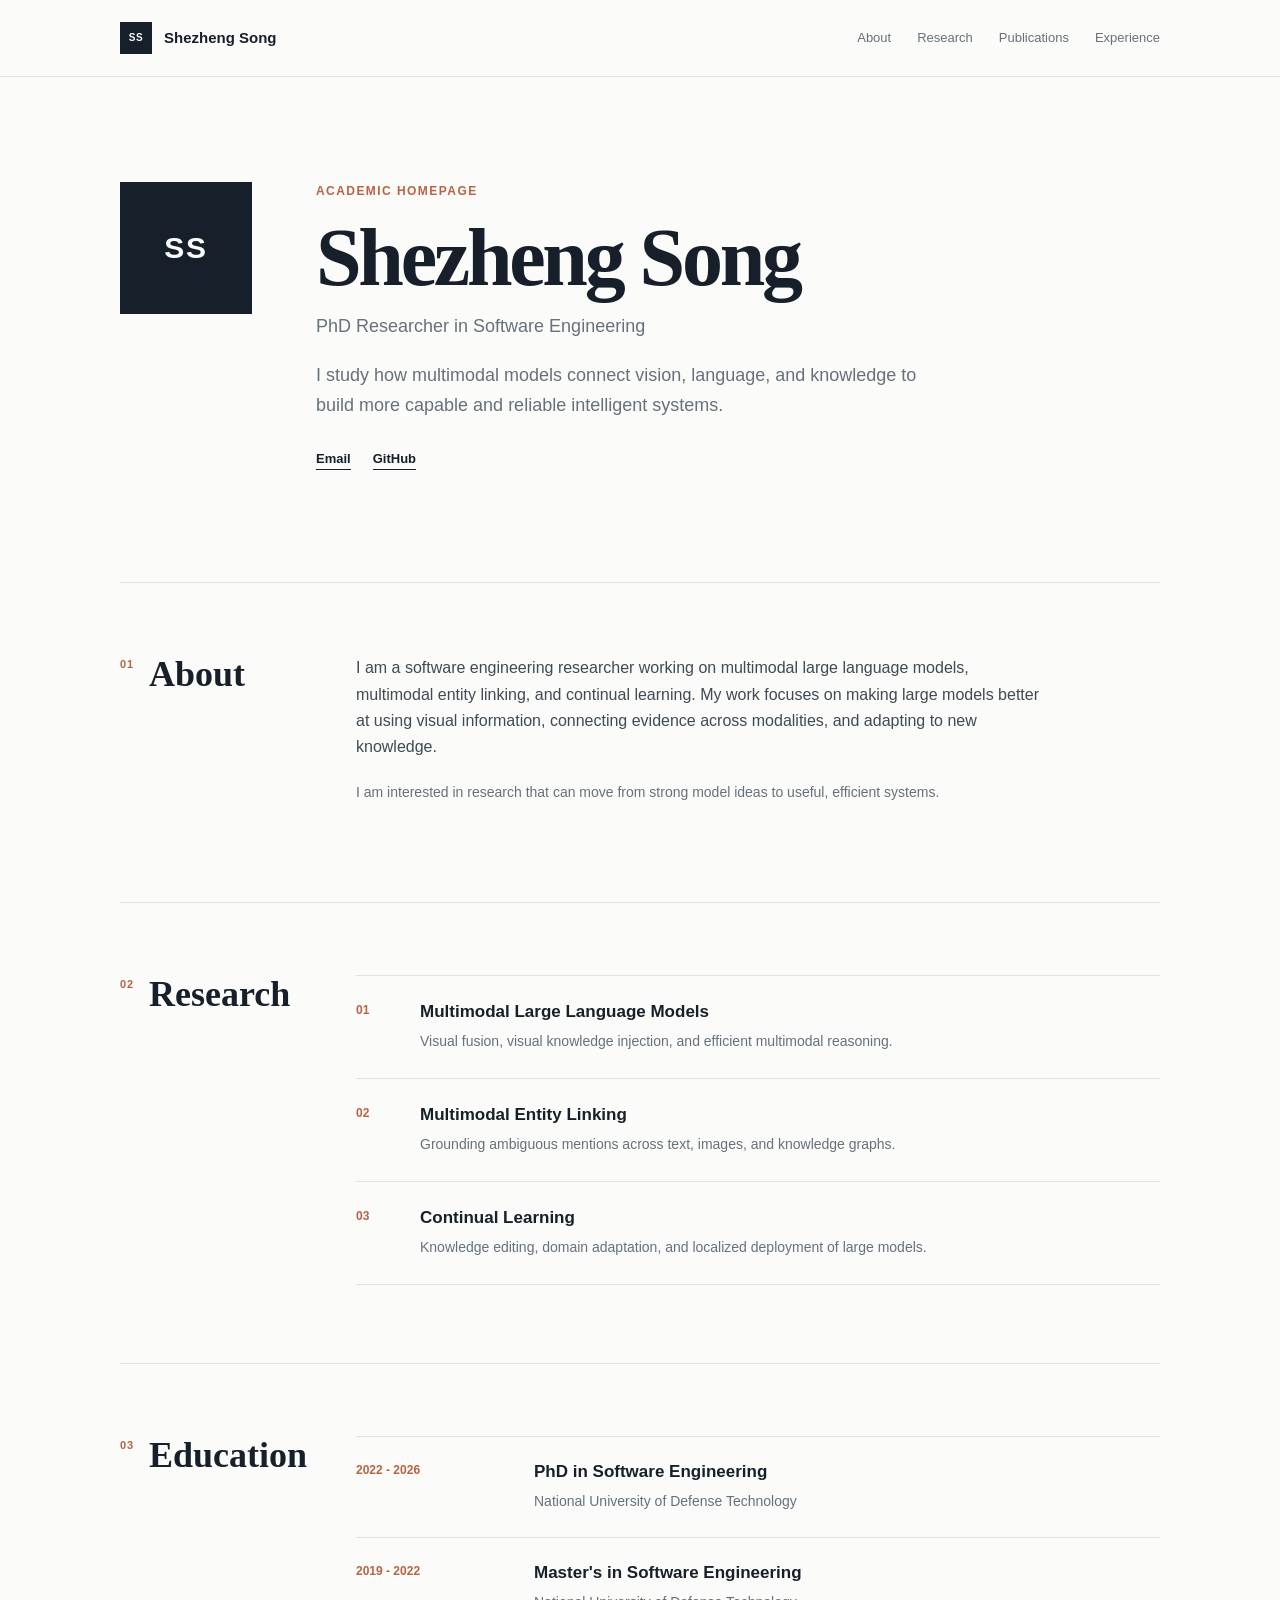
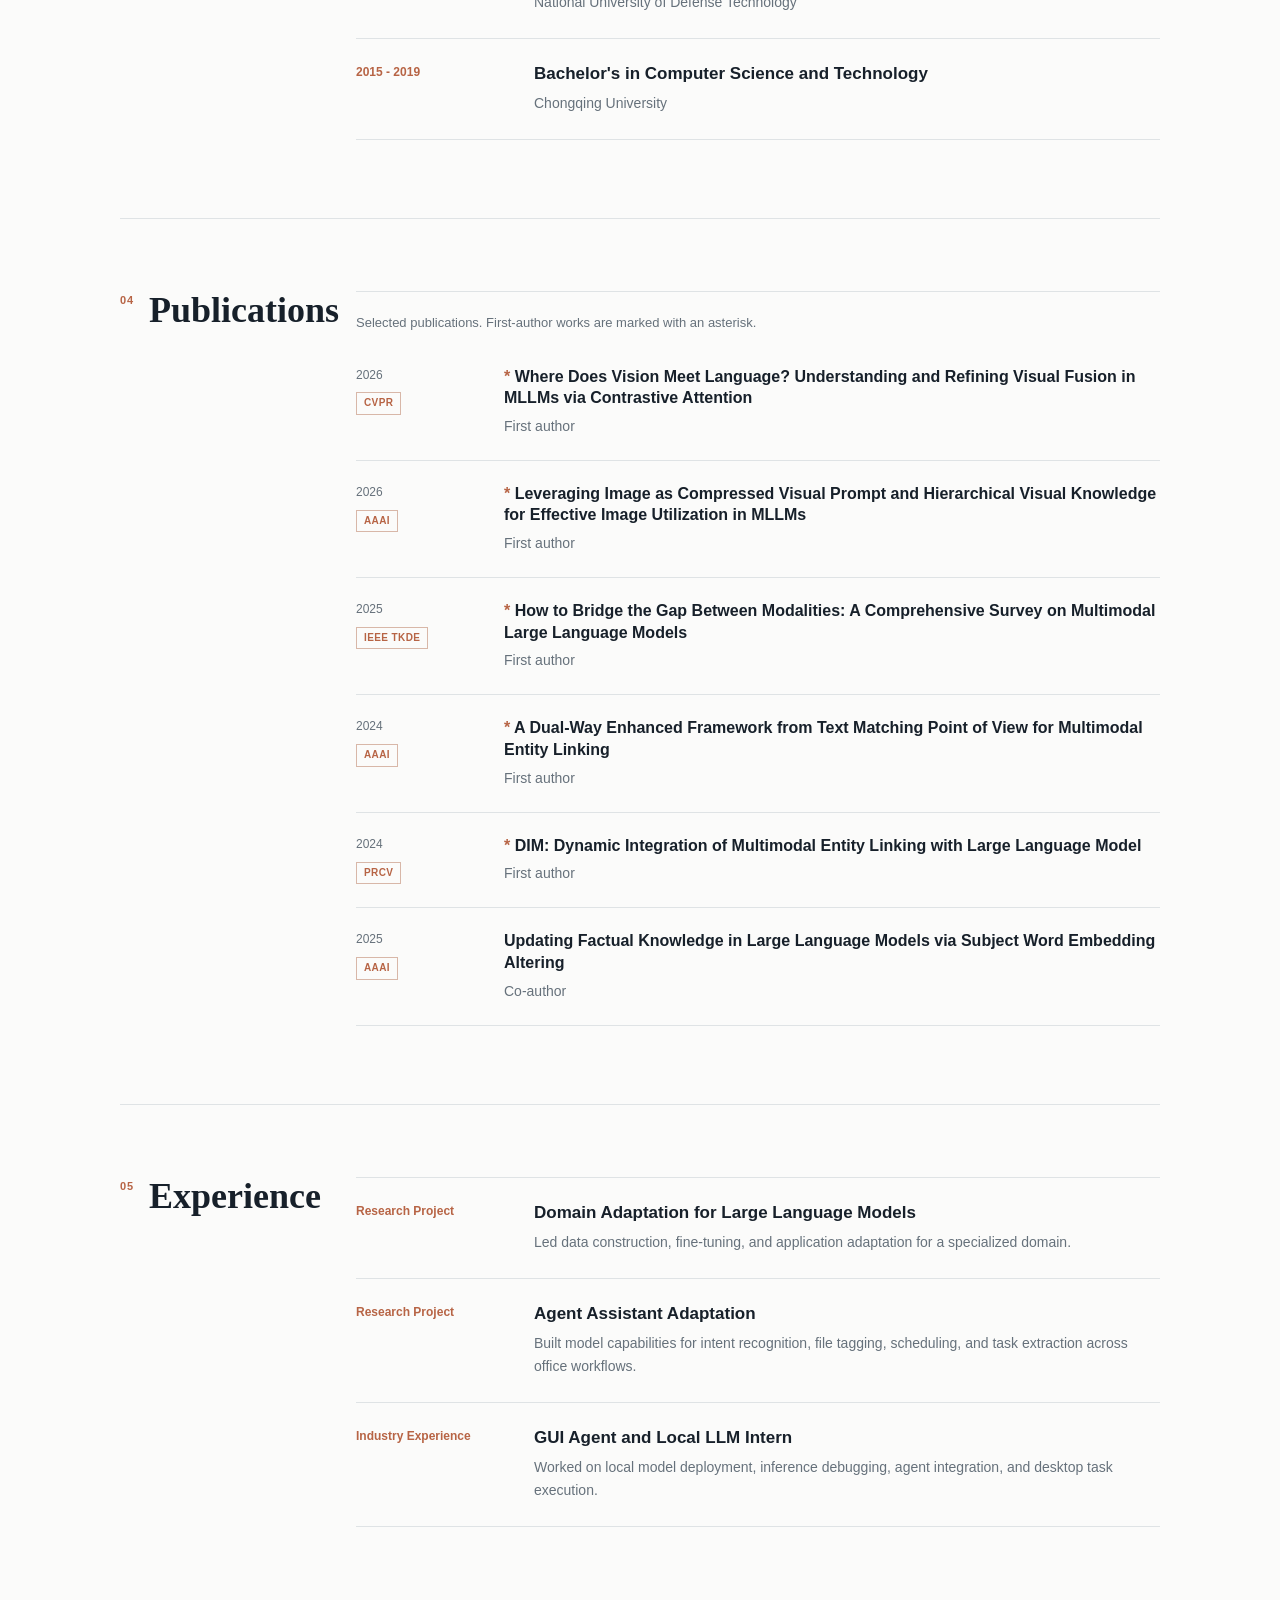
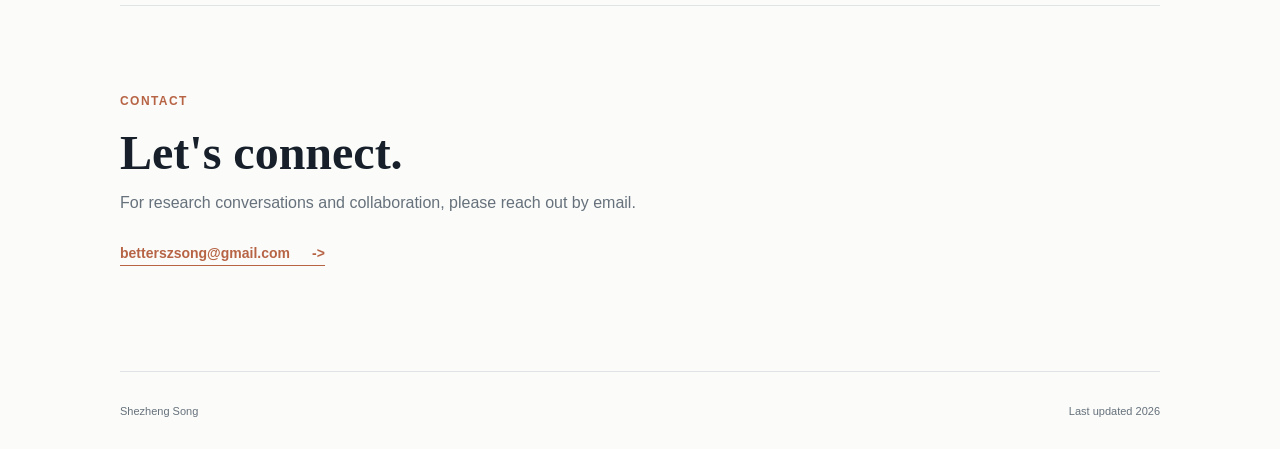
<file: index.html>
<!doctype html>
<html lang="en">
<head>
  <meta charset="utf-8">
  <meta name="viewport" content="width=device-width, initial-scale=1">
  <meta name="description" content="Shezheng Song's academic homepage. Research on multimodal large language models, multimodal entity linking, and continual learning.">
  <title>Shezheng Song | Academic Homepage</title>
  <link rel="stylesheet" href="styles.css">
</head>
<body>
  <header class="site-header" id="top">
    <div class="container nav-inner">
      <a class="brand" href="#top"><span class="brand-mark">SS</span><span>Shezheng Song</span></a>
      <nav aria-label="Primary navigation">
        <a href="#about">About</a>
        <a href="#research">Research</a>
        <a href="#publications">Publications</a>
        <a href="#experience">Experience</a>
      </nav>
    </div>
  </header>

  <main>
    <section class="intro container" id="about">
      <div class="intro-mark" aria-hidden="true">SS</div>
      <div class="intro-copy">
        <p class="kicker">Academic Homepage</p>
        <h1>Shezheng Song</h1>
        <p class="role">PhD Researcher in Software Engineering</p>
        <p class="lead">I study how multimodal models connect vision, language, and knowledge to build more capable and reliable intelligent systems.</p>
        <div class="profile-links">
          <a href="mailto:betterszsong@gmail.com">Email</a>
          <a href="https://github.com/season1blue" target="_blank" rel="noreferrer">GitHub</a>
        </div>
      </div>
    </section>

    <section class="section container" aria-labelledby="bio-title">
      <div class="section-heading"><span class="section-number">01</span><h2 id="bio-title">About</h2></div>
      <div class="section-content prose">
        <p>I am a software engineering researcher working on multimodal large language models, multimodal entity linking, and continual learning. My work focuses on making large models better at using visual information, connecting evidence across modalities, and adapting to new knowledge.</p>
        <p class="note">I am interested in research that can move from strong model ideas to useful, efficient systems.</p>
      </div>
    </section>

    <section class="section container" id="research" aria-labelledby="research-title">
      <div class="section-heading"><span class="section-number">02</span><h2 id="research-title">Research</h2></div>
      <div class="section-content research-list">
        <article class="research-item"><span class="item-index">01</span><div><h3>Multimodal Large Language Models</h3><p>Visual fusion, visual knowledge injection, and efficient multimodal reasoning.</p></div></article>
        <article class="research-item"><span class="item-index">02</span><div><h3>Multimodal Entity Linking</h3><p>Grounding ambiguous mentions across text, images, and knowledge graphs.</p></div></article>
        <article class="research-item"><span class="item-index">03</span><div><h3>Continual Learning</h3><p>Knowledge editing, domain adaptation, and localized deployment of large models.</p></div></article>
      </div>
    </section>

    <section class="section container" id="education" aria-labelledby="education-title">
      <div class="section-heading"><span class="section-number">03</span><h2 id="education-title">Education</h2></div>
      <div class="section-content timeline">
        <article class="timeline-item"><div class="timeline-date">2022 - 2026</div><div><h3>PhD in Software Engineering</h3><p>National University of Defense Technology</p></div></article>
        <article class="timeline-item"><div class="timeline-date">2019 - 2022</div><div><h3>Master's in Software Engineering</h3><p>National University of Defense Technology</p></div></article>
        <article class="timeline-item"><div class="timeline-date">2015 - 2019</div><div><h3>Bachelor's in Computer Science and Technology</h3><p>Chongqing University</p></div></article>
      </div>
    </section>

    <section class="section container" id="publications" aria-labelledby="publications-title">
      <div class="section-heading"><span class="section-number">04</span><h2 id="publications-title">Publications</h2></div>
      <div class="section-content publications">
        <p class="publication-note">Selected publications. First-author works are marked with an asterisk.</p>
        <article class="publication"><div class="publication-meta"><span>2026</span><span class="tag">CVPR</span></div><div><h3><span class="star">*</span> Where Does Vision Meet Language? Understanding and Refining Visual Fusion in MLLMs via Contrastive Attention</h3><p>First author</p></div></article>
        <article class="publication"><div class="publication-meta"><span>2026</span><span class="tag">AAAI</span></div><div><h3><span class="star">*</span> Leveraging Image as Compressed Visual Prompt and Hierarchical Visual Knowledge for Effective Image Utilization in MLLMs</h3><p>First author</p></div></article>
        <article class="publication"><div class="publication-meta"><span>2025</span><span class="tag">IEEE TKDE</span></div><div><h3><span class="star">*</span> How to Bridge the Gap Between Modalities: A Comprehensive Survey on Multimodal Large Language Models</h3><p>First author</p></div></article>
        <article class="publication"><div class="publication-meta"><span>2024</span><span class="tag">AAAI</span></div><div><h3><span class="star">*</span> A Dual-Way Enhanced Framework from Text Matching Point of View for Multimodal Entity Linking</h3><p>First author</p></div></article>
        <article class="publication"><div class="publication-meta"><span>2024</span><span class="tag">PRCV</span></div><div><h3><span class="star">*</span> DIM: Dynamic Integration of Multimodal Entity Linking with Large Language Model</h3><p>First author</p></div></article>
        <article class="publication"><div class="publication-meta"><span>2025</span><span class="tag">AAAI</span></div><div><h3>Updating Factual Knowledge in Large Language Models via Subject Word Embedding Altering</h3><p>Co-author</p></div></article>
      </div>
    </section>

    <section class="section container" id="experience" aria-labelledby="experience-title">
      <div class="section-heading"><span class="section-number">05</span><h2 id="experience-title">Experience</h2></div>
      <div class="section-content timeline">
        <article class="timeline-item"><div class="timeline-date">Research Project</div><div><h3>Domain Adaptation for Large Language Models</h3><p>Led data construction, fine-tuning, and application adaptation for a specialized domain.</p></div></article>
        <article class="timeline-item"><div class="timeline-date">Research Project</div><div><h3>Agent Assistant Adaptation</h3><p>Built model capabilities for intent recognition, file tagging, scheduling, and task extraction across office workflows.</p></div></article>
        <article class="timeline-item"><div class="timeline-date">Industry Experience</div><div><h3>GUI Agent and Local LLM Intern</h3><p>Worked on local model deployment, inference debugging, agent integration, and desktop task execution.</p></div></article>
      </div>
    </section>

    <section class="contact container" id="contact" aria-labelledby="contact-title">
      <p class="kicker">Contact</p>
      <h2 id="contact-title">Let's connect.</h2>
      <p>For research conversations and collaboration, please reach out by email.</p>
      <a class="contact-link" href="mailto:betterszsong@gmail.com">betterszsong@gmail.com <span>-></span></a>
    </section>
  </main>

  <footer class="site-footer container"><span>Shezheng Song</span><span>Last updated 2026</span></footer>
</body>
</html>
</file>
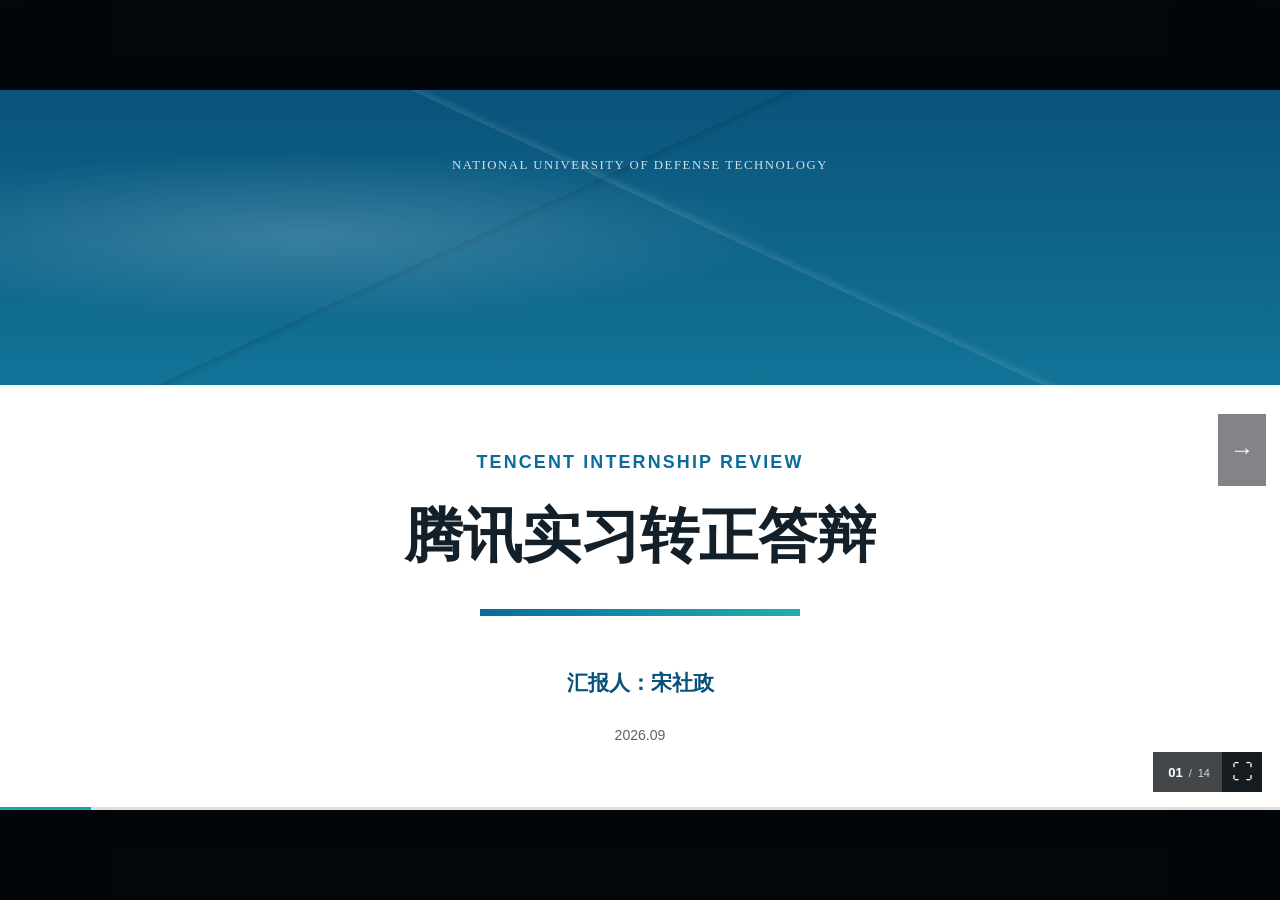
<file: defense/index.html>
<!doctype html>
<html lang="zh-CN">
<head>
  <meta charset="utf-8">
  <meta name="viewport" content="width=device-width, initial-scale=1, viewport-fit=cover">
  <meta name="theme-color" content="#02070c">
  <meta name="description" content="宋社政腾讯实习转正答辩网页演示">
  <title>腾讯实习转正答辩</title>
  <link rel="stylesheet" href="styles.css">
</head>
<body>
  <main class="presentation" id="presentation" aria-label="腾讯实习转正答辩">
    <section class="stage" id="stage" aria-live="polite">
      <article class="deck-slide cover-slide is-active" data-slide="1" aria-label="第 1 页"><div class="cover-image"></div><div class="cover-body"><p class="cover-kicker">TENCENT INTERNSHIP REVIEW</p><h1>腾讯实习转正答辩</h1><div class="cover-rule"></div><p class="cover-name">汇报人：宋社政</p><p class="cover-meta">2026.09</p></div></article>

      <article class="deck-slide content-slide is-hidden" data-slide="2" aria-label="第 2 页"><div class="rail"><span>个人简介</span></div><div class="slide-main"><header class="slide-header"><span class="diamond"></span><h2>个人简介：研究与工程实践的交汇</h2></header><div class="profile-intro"><div class="profile-name"><strong>宋社政</strong><span>Software Engineering PhD Researcher</span></div><p>研究方向聚焦多模态大语言模型、多模态实体链接与持续学习，关注多模态信息如何被理解、对齐和有效利用。</p></div><div class="profile-grid"><section><span class="block-label">过往背景</span><h3>软件工程博士</h3><p>具备模型研究、数据构建和系统落地的完整训练。</p></section><section><span class="block-label">实习经历</span><h3>腾讯实习</h3><p>负责网页多模态数据质量分级与批量标注闭环。</p></section><section><span class="block-label">研究成果</span><h3>多模态方向论文</h3><p>覆盖综述、视觉融合、实体链接与合作研究。</p></section><section><span class="block-label">能力基础</span><h3>研究 + 工程</h3><p>能够从问题定义、模型验证走到大规模数据生产。</p></section></div><div class="profile-thread"><span>个人主线</span><strong>理解多模态信息 → 建立可解释标准 → 用数据验证模型价值</strong></div></div></article>

      <article class="deck-slide content-slide is-hidden internship-detail overview-detail" data-slide="3" aria-label="第 3 页"><div class="rail"><span>工作概述</span></div><div class="slide-main"><header class="slide-header"><span class="diamond"></span><h2>工作内容概述：Interleave 数据质量分级</h2></header><div class="overview-pipeline"><div><span>01 · 输入</span><b>网页图文交错数据</b><small>海量 Interleave 样本</small></div><i>→</i><div><span>02 · 评分</span><b>Qwen3.6 五维打分</b><small>人工标准 + Prompt</small></div><i>→</i><div><span>03 · 分级</span><b class="key">高 / 中 / 低 + OCR</b><small>阈值划分与类型标签</small></div><i>→</i><div><span>04 · 验证</span><b>混元训练实验</b><small>用性能验证数据价值</small></div></div><div class="overview-metrics"><div><b class="key">7000 万</b><span>首轮质量分级处理</span></div><div><b class="key">2000 万</b><span>高档数据交付</span></div><div><b class="key">6400 万</b><span>OCR 标签增量标注</span></div><div><b>512 张</b><span>P800 / H20 峰值资源</span></div></div><div class="overview-bottom"><section class="distribution-panel"><div class="panel-heading"><span>首轮全量数据分布</span><strong>High / Medium / Low</strong></div><div class="distribution-body"><div class="quality-donut" aria-label="高档 25.09%，中档 29.86%，低档 45.04%"></div><div class="distribution-copy"><div><i class="high"></i><span>高档</span><b class="key">25.09%</b></div><div><i class="middle"></i><span>中档</span><b>29.86%</b></div><div><i class="low"></i><span>低档</span><b>45.04%</b></div><p>中英文比例 <strong>49.51 : 50.48</strong>，接近 1 : 1</p></div></div></section><section class="ownership-panel"><div class="panel-heading"><span>我的角色与交付</span><strong>Owner · End-to-End</strong></div><ol><li><b>标准</b><span>设计五维评分与三档阈值</span></li><li><b>模型</b><span>Prompt 迭代、闭源模型对比</span></li><li><b>工程</b><span>小批验证、全量产数、资源协调</span></li><li><b>评测</b><span>一致性分析、Case 抽查、实验闭环</span></li><li><b>工具</b><span>标注分析与抽查交互页面</span></li><li><b>分析</b><span>SQL 全量分布与阈值建议</span></li></ol><div class="result-stamp"><span>最终结论</span><b>Interleave 实验符合预期</b></div></section></div></div></article>

      <article class="deck-slide content-slide is-hidden internship-detail evidence-detail" data-slide="4" aria-label="第 4 页"><div class="rail"><span>问题与验证</span></div><div class="slide-main"><header class="slide-header"><span class="diamond"></span><h2>从“分得开”到“可信”：标准迭代与证据链</h2></header><div class="evidence-lead"><div><span>起点</span><b>开源方法难覆盖网页复杂关系</b><small>UniFilter 等方案效果不理想</small></div><i>→</i><div><span>核心难题</span><b>如何拟合人工质量判断</b><small>可解释、可量化、可复盘</small></div><i>→</i><div><span>训练反馈</span><b class="key">Medium 反而弱于 Low</b><small>需要继续定位数据构成</small></div></div><div class="evidence-grid"><section class="iteration-section"><div class="section-title"><span>01</span><div><b>Prompt 迭代优化</b><small>100 个标注样本 · 11 轮闭环</small></div></div><div class="kappa-row"><div><span>五维平均一致率</span><b>0.718</b><i>→</i><b class="key">0.770</b><em>+5.2%</em></div><div><span>Position 一致率</span><b>约 60%</b><i>→</i><b class="key">86%</b><em>+26%</em></div></div><div class="track-results"><span>两档方案最优 <b>0.822</b></span><span>三档方案最优 <b>0.788</b></span><span>过拟合维度回退</span></div></section><section class="validation-section"><div class="section-title"><span>02</span><div><b>人工一致性与 Case 抽查</b><small>从指标到真实样本的双重验证</small></div></div><div class="validation-numbers"><div><b>4 人</b><span>Fleiss' κ 标注分析</span></div><div><b>1500 条</b><span>三档各抽取 500 条</span></div><div><b class="key">13 / 15</b><span>抽检正确，86.7%</span></div></div><p>不同档位数据差异明显，自动分档结果可接受。</p></section></div><div class="ocr-discovery"><div class="ocr-story"><span>03 · 关键问题定位</span><h3>Medium 效果异常 <i>→</i> OCR 类型数据拉低训练收益</h3><p>全量分布分析发现 <b>text_complement = 2</b> 是中档的主要区分因素；进一步复盘后，在 Prompt 中增加 OCR 类型标签。</p></div><div class="ocr-metrics"><div><b>800 万</b><span>首批检查</span></div><div><b class="key">210 万</b><span>标记为 OCR</span></div><div><b class="key">26.25%</b><span>OCR 占比</span></div><div><b>分布稳定</b><span>新增标签未破坏原体系</span></div></div></div></div></article>

      <article class="deck-slide content-slide is-hidden internship-detail solution-detail" data-slide="5" aria-label="第 5 页"><div class="rail"><span>方案与闭环</span></div><div class="slide-main"><header class="slide-header"><span class="diamond"></span><h2>解决方案：Qwen3.6 + Prompt 的可解释质量分级闭环</h2></header><div class="dimension-system"><div class="dimension-intro"><span>人工质量标准</span><b>5 个可解释维度</b><small>先拟合维度分数，再拟合三档总评</small></div><div><b>Text Quality</b><span>文本质量</span><small>可读性与信息量</small></div><div><b>Text Complement</b><span>图文互补性</span><small>信息是否互补</small></div><div><b>Image Quality</b><span>图片质量</span><small>清晰度与完整性</small></div><div><b>Image-Text Relation</b><span>图文相关性</span><small>语义是否对齐</small></div><div><b>Position</b><span>位置合理性</span><small>版面上下文关系</small></div></div><div class="method-loop"><div class="loop-label"><span>方法闭环</span><b>标准、模型与数据共同迭代</b></div><div class="loop-track"><div><span>1</span><b>人工标注</b><small>100 条基准样本</small></div><i>→</i><div><span>2</span><b>Prompt 迭代</b><small>差异分析 · 11 轮</small></div><i>→</i><div><span>3</span><b>五维拟合</b><small>Fleiss' κ 量化</small></div><i>→</i><div><span>4</span><b>三档映射</b><small>SQL 分布与阈值</small></div><i>→</i><div><span>5</span><b>生产验证</b><small>抽检 + 混元实验</small></div></div></div><div class="delivery-timeline"><div class="timeline-heading"><span>落地路径</span><b>从 5K 试跑到亿级生产</b></div><div class="timeline-items"><div><time>08.25</time><b>5000 条</b><span>小批量全流程验证</span></div><div><time>08.26</time><b>模型对比</b><span>Doubao / H20(Qwen3.6)</span></div><div><time>08.27</time><b>1500 条</b><span>三档 Case 抽查页面</span></div><div><time>08 月底</time><b class="key">7000 万</b><span>首轮分级与高档交付</span></div><div><time>09 月</time><b class="key">6400 万</b><span>增加 OCR 标签再生产</span></div></div></div><div class="solution-footer"><div><span>工程优化</span><b>双分区串行调度 · 修复任务结束误判 · 512 卡资源协调</b></div><div><span>下一阶段</span><b>细化 OCR / Medium 标准，建设稳定评测集与训练反馈闭环</b></div></div></div></article>

      <article class="deck-slide content-slide is-hidden internship-detail support-detail" data-slide="6" aria-label="第 6 页"><div class="rail"><span>协作任务</span></div><div class="slide-main"><header class="slide-header"><span class="diamond"></span><h2>协作任务与工程支持：主线之外的补位与交付</h2></header><div class="support-lead"><div><b>不只完成主线任务</b><span>同时承担标注支撑、分析工具、数据核验与生产排障</span></div><div><strong class="key">6 类协作工作</strong><span>覆盖标准对齐、人工检查、模型评估和工程运行</span></div></div><div class="support-grid"><section><span>01 · 标注支撑</span><h3>4 人一致性分析</h3><p>汇总多人标注结果，提供 Overall 一致率和逐维度 Fleiss' κ，帮助团队定位分歧维度。</p><small>交付：标注分析交互页面</small></section><section><span>02 · Case 核验</span><h3>三档抽查工具</h3><p>高 / 中 / 低各抽取 500 条，共 <b class="key">1500 条</b>，搭建页面支持快速翻查与标准复盘。</p><small>抽检结果：13 / 15 正确</small></section><section><span>03 · 协助标注</span><h3>删除合理性判断</h3><p>按三类 Case 标注页面簇：删除合理、误删优质、存在更优图片；与同事各标 10 簇对齐标准。</p><small>目标：评估 Interleave 删除策略</small></section><section><span>04 · 模型评估</span><h3>闭源模型横向对比</h3><p>运行 Doubao 与 H20(Qwen3.6) 评分；记录 Kimi 解析成功率问题，为方案选型提供依据。</p><small>产出：多模型结果对比</small></section><section><span>05 · 数据分析</span><h3>全量分布与阈值看板</h3><p>使用 SQL 统计五维分布，制作交互页面并给出高 / 中 / 低阈值和比例建议。</p><small>发现：Text Complement 区分度最高</small></section><section><span>06 · 工程支持</span><h3>试跑、排障与资源协调</h3><p>完成 5000 条试跑、双分区串行调度，修复任务结束误判，并协调 512 卡按时产数。</p><small>保障：生产任务稳定交付</small></section></div><div class="support-outcome"><span>协作价值</span><div><b>标准可对齐</b><i>→</i><b>结果可检查</b><i>→</i><b>问题可定位</b><i>→</i><b>产数可运行</b></div><strong>把“做完一个模型任务”扩展为“支撑一套数据生产流程”</strong></div></div></article>

      <article class="deck-slide content-slide is-hidden" data-slide="7" aria-label="第 7 页"><div class="rail"><span>上一段实习</span></div><div class="slide-main"><header class="slide-header"><span class="diamond"></span><h2>上一段实习：<span class="key">MCPUniverse 数据蒸馏</span>与 GUI Agent</h2></header><div class="experience-banner"><span class="accent-number">01</span><div><strong>GUI Agent / Local LLM Intern</strong><p>围绕 <em class="key-on-dark">MCPUniverse</em> 数据集开展高质量 Agent 轨迹构建与蒸馏，并完成模型训练、评测与发布。</p></div><span class="release-tag">MODEL RELEASED</span></div><div class="process-line"><div><span>MCPUniverse</span><b>任务与数据构建</b></div><i></i><div><span>Knowledge Distillation</span><b class="key">高质量轨迹蒸馏</b></div><i></i><div><span>Model Release</span><b class="key">模型已发布</b></div></div><div class="connection"><span class="block-label">与腾讯实习的关系</span><p>这段经历沉淀了<span class="key">数据构建、蒸馏训练与效果评测</span>能力。进入腾讯后，我把同一套“数据 → 模型 → 评测 → 迭代”方法迁移到网页多模态数据质量分级任务中。</p></div><div class="quote-line">从 <span class="key">Agent 数据蒸馏</span>，走向大规模多模态数据质量治理。</div></div></article>

      <article class="deck-slide paper-slide rail-paper is-hidden" data-slide="8" aria-label="第 8 页"><div class="rail"><span>论文成果</span></div><div class="paper-stage paper-summary"><img src="assets/slides/no-rail/slide-04.png" alt="博士期间已发表论文"></div></article>
      <article class="deck-slide paper-slide rail-paper is-hidden" data-slide="9" aria-label="第 9 页"><div class="rail"><span>论文成果</span></div><div class="paper-stage paper-summary"><img src="assets/slides/no-rail/slide-05.png" alt="博士期间待发表论文"></div></article>
      <article class="deck-slide paper-slide rail-paper is-hidden" data-slide="10" aria-label="第 10 页"><div class="rail"><span>论文成果</span></div><div class="paper-stage paper-summary"><img src="assets/slides/no-rail/slide-06.png" alt="博士期间合作发表论文"></div></article>
      <article class="deck-slide paper-slide rail-paper is-hidden" data-slide="11" aria-label="第 11 页"><div class="rail"><span>代表性论文</span></div><div class="paper-stage"><img src="assets/slides/no-rail/slide-07.png" alt="基于 MLLM 注意力演化的任务相关视觉提取方法"></div></article>
      <article class="deck-slide paper-slide rail-paper is-hidden" data-slide="12" aria-label="第 12 页"><div class="rail"><span>代表性论文</span></div><div class="paper-stage"><img src="assets/slides/no-rail/slide-08.png" alt="基于 MLLM 注意力演化的任务相关视觉提取方法"></div></article>
      <article class="deck-slide paper-slide rail-paper is-hidden" data-slide="13" aria-label="第 13 页"><div class="rail"><span>代表性论文</span></div><div class="paper-stage"><img src="assets/slides/no-rail/slide-09.png" alt="基于 MLLM 注意力演化的任务相关视觉提取方法"></div></article>
      <article class="deck-slide paper-slide rail-paper is-hidden" data-slide="14" aria-label="第 14 页"><div class="rail"><span>综述工作</span></div><div class="paper-stage"><img src="assets/slides/no-rail/slide-10.png" alt="多模态大模型中多模态融合方式综述"></div></article>

      <button class="edge-control edge-control-left" id="previous" type="button" aria-label="上一页" title="上一页"><span aria-hidden="true">&#8592;</span></button><button class="edge-control edge-control-right" id="next" type="button" aria-label="下一页" title="下一页"><span aria-hidden="true">&#8594;</span></button><div class="toolbar" id="toolbar"><span class="counter"><strong id="currentPage">01</strong><span>/</span><span>14</span></span><button class="icon-button" id="fullscreen" type="button" aria-label="全屏" title="全屏"><span aria-hidden="true">&#x26F6;</span></button></div><div class="progress" aria-hidden="true"><span id="progressBar"></span></div>
    </section>
  </main>
  <script src="script.js"></script>
</body>
</html>
</file>
<file: styles.css>
:root {
  --ink: #17202a;
  --muted: #66717b;
  --line: #dfe3e5;
  --paper: #fbfbfa;
  --accent: #b76445;
  --max: 1040px;
  --sans: Arial, Helvetica, sans-serif;
  --serif: Georgia, 'Times New Roman', serif;
}
* { box-sizing: border-box; }
html { scroll-behavior: smooth; }
body { margin: 0; background: var(--paper); color: var(--ink); font-family: var(--sans); font-size: 16px; line-height: 1.65; }
a { color: inherit; text-decoration: none; }
.container { width: min(var(--max), calc(100% - 56px)); margin: 0 auto; }
.site-header { border-bottom: 1px solid var(--line); background: rgba(251, 251, 250, .96); }
.nav-inner { min-height: 76px; display: flex; align-items: center; justify-content: space-between; }
.brand { display: inline-flex; align-items: center; gap: 12px; font-size: 15px; font-weight: 700; }
.brand-mark, .intro-mark { display: grid; place-items: center; background: var(--ink); color: var(--paper); font-weight: 700; letter-spacing: .06em; }
.brand-mark { width: 32px; height: 32px; font-size: 10px; }
nav { display: flex; gap: 26px; color: var(--muted); font-size: 13px; }
nav a:hover, .profile-links a:hover, .contact-link:hover { color: var(--accent); }
.intro { display: grid; grid-template-columns: 150px minmax(0, 1fr); gap: 46px; padding-top: 105px; padding-bottom: 112px; }
.intro-mark { width: 132px; aspect-ratio: 1; align-self: start; font-size: 30px; }
.kicker { margin: 0 0 15px; color: var(--accent); font-size: 12px; font-weight: 700; letter-spacing: .12em; text-transform: uppercase; }
h1, h2, h3, p { margin-top: 0; }
h1, h2 { font-family: var(--serif); font-weight: 600; }
h1 { margin-bottom: 13px; font-size: clamp(48px, 8vw, 82px); line-height: 1; letter-spacing: -.04em; }
.role { margin-bottom: 20px; color: var(--muted); font-size: 18px; }
.lead { max-width: 630px; margin-bottom: 27px; color: var(--muted); font-size: 18px; line-height: 1.65; }
.profile-links { display: flex; gap: 22px; font-size: 13px; font-weight: 700; }
.profile-links a, .contact-link { border-bottom: 1px solid currentColor; }
.section { display: grid; grid-template-columns: 190px minmax(0, 1fr); gap: 46px; padding-top: 72px; padding-bottom: 78px; border-top: 1px solid var(--line); }
.section-heading { display: flex; align-items: flex-start; gap: 15px; }
.section-number { color: var(--accent); font-size: 11px; font-weight: 700; letter-spacing: .08em; }
h2 { margin-bottom: 0; font-size: 36px; line-height: 1.08; }
.section-content { min-width: 0; }
.prose { max-width: 685px; color: #3f4a53; font-size: 16px; }
.prose p { margin-bottom: 20px; }
.prose .note { color: var(--muted); font-size: 14px; }
.research-list, .timeline, .publications { border-top: 1px solid var(--line); }
.research-item { display: grid; grid-template-columns: 46px minmax(0, 1fr); gap: 18px; padding: 25px 0; border-bottom: 1px solid var(--line); }
.item-index { color: var(--accent); font-size: 12px; font-weight: 700; }
h3 { margin-bottom: 6px; font-size: 17px; line-height: 1.35; }
.research-item p, .timeline-item p, .publication p { margin: 0; color: var(--muted); font-size: 14px; }
.timeline-item { display: grid; grid-template-columns: 150px minmax(0, 1fr); gap: 28px; padding: 24px 0; border-bottom: 1px solid var(--line); }
.timeline-date { color: var(--accent); font-size: 12px; font-weight: 700; line-height: 1.5; }
.publication-note { margin: 0; padding: 20px 0 10px; color: var(--muted); font-size: 13px; }
.publication { display: grid; grid-template-columns: 120px minmax(0, 1fr); gap: 28px; padding: 22px 0; border-bottom: 1px solid var(--line); }
.publication-meta { display: flex; flex-direction: column; gap: 7px; color: var(--muted); font-size: 12px; }
.tag { width: fit-content; padding: 2px 7px; border: 1px solid #d8b7a8; color: var(--accent); font-size: 10px; font-weight: 700; letter-spacing: .04em; }
.publication h3 { font-size: 16px; font-weight: 600; }
.star { color: var(--accent); }
.contact { padding-top: 86px; padding-bottom: 105px; border-top: 1px solid var(--line); }
.contact h2 { margin-bottom: 11px; font-size: 48px; }
.contact p:not(.kicker) { margin-bottom: 24px; color: var(--muted); }
.contact-link { display: inline-flex; gap: 22px; color: var(--accent); font-size: 14px; font-weight: 700; }
.site-footer { min-height: 78px; display: flex; align-items: center; justify-content: space-between; border-top: 1px solid var(--line); color: var(--muted); font-size: 11px; }
@media (max-width: 760px) {
  .container { width: calc(100% - 36px); }
  .nav-inner { min-height: 68px; }
  nav { gap: 13px; font-size: 11px; }
  nav a:nth-child(4) { display: none; }
  .intro { grid-template-columns: 1fr; gap: 28px; padding-top: 72px; padding-bottom: 78px; }
  .intro-mark { width: 82px; font-size: 20px; }
  h1 { font-size: clamp(46px, 15vw, 70px); }
  .role, .lead { font-size: 16px; }
  .section { grid-template-columns: 1fr; gap: 22px; padding-top: 56px; padding-bottom: 60px; }
  h2 { font-size: 31px; }
  .section-heading { gap: 12px; }
  .timeline-item, .publication { grid-template-columns: 1fr; gap: 8px; }
  .publication { gap: 12px; }
  .publication-meta { flex-direction: row; align-items: center; gap: 12px; }
  .contact { padding-top: 65px; padding-bottom: 80px; }
  .contact h2 { font-size: 40px; }
  .site-footer { min-height: 92px; align-items: flex-start; flex-direction: column; justify-content: center; gap: 5px; }
}
</file>
<file: defense/styles.css>
:root { color-scheme: dark; --navy: #07527b; --blue: #0a6b9c; --cyan: #20aeb1; --red: #d62828; --ink: #13202a; --muted: #59656d; --line: #dfe5e7; --paper: #fff; --duration: 320ms; }
* { box-sizing: border-box; }
html, body { width: 100%; height: 100%; margin: 0; overflow: hidden; background: #02070c; }
body { font-family: Arial, 'Microsoft YaHei', sans-serif; user-select: none; -webkit-user-select: none; touch-action: pan-y; }
button { font: inherit; }
.presentation { width: 100vw; height: 100dvh; display: grid; place-items: center; }
.stage { position: relative; width: min(100vw, 177.7778dvh); height: min(100dvh, 56.25vw); aspect-ratio: 16 / 9; overflow: hidden; background: var(--paper); box-shadow: 0 0 72px rgba(0,0,0,.45); container-type: size; }
.deck-slide { position: absolute; inset: 0; width: 100%; height: 100%; overflow: hidden; background: var(--paper); color: var(--ink); opacity: 0; transform: translateX(2%); transition: opacity var(--duration) ease, transform var(--duration) cubic-bezier(.2,.75,.25,1); pointer-events: none; }
.deck-slide.is-active { opacity: 1; transform: translateX(0); z-index: 1; pointer-events: auto; }
.deck-slide.is-hidden { visibility: hidden; }
.paper-slide { background: #fff; padding: 0; }
.paper-slide > img { display: block; width: 100%; height: 100%; object-fit: contain; }
.rail-paper { display: flex; }
.rail-paper .rail { position: relative; z-index: 2; }
.paper-stage { position: relative; flex: 1; min-width: 0; height: 100%; overflow: hidden; background: #fff; }
.paper-stage { display: grid; place-items: center; }
.paper-stage img { position: static; display: block; width: 100%; height: auto; max-height: 100%; object-fit: contain; }
.paper-summary::after { content: ''; position: absolute; z-index: 1; top: 4.8%; left: 0; right: 18%; height: 10.5%; background: #fff; pointer-events: none; }
.content-slide { display: flex; }
.rail { flex: 0 0 11%; min-width: 78px; display: flex; align-items: center; justify-content: center; padding-top: 8%; padding-bottom: 8%; background: var(--navy); color: #fff; }
.rail span { writing-mode: vertical-rl; letter-spacing: .16em; font-size: clamp(14px, 1.55vw, 28px); font-weight: 700; }
.slide-main { flex: 1; min-width: 0; padding: 5.4% 6.2% 5.2% 4.7%; background: #fff; position: relative; }
.slide-main::after { content: 'NDT'; position: absolute; right: 4.5%; top: 3%; color: rgba(10,107,156,.06); font-size: clamp(30px, 5vw, 90px); font-weight: 900; letter-spacing: .05em; }
.slide-header { position: relative; z-index: 1; display: flex; align-items: center; gap: 12px; padding-bottom: 10px; border-bottom: 2px solid #d9e4e9; margin-bottom: 4.2%; }
.slide-header h2 { margin: 0; color: var(--navy); font-size: clamp(19px, 2.55vw, 45px); line-height: 1.2; font-weight: 800; }
.diamond { width: clamp(15px, 1.3vw, 24px); height: clamp(15px, 1.3vw, 24px); flex: 0 0 auto; background: #0876a8; transform: rotate(45deg); }
h3, p { margin-top: 0; }
h3 { line-height: 1.25; }
p { line-height: 1.55; }
.key { color: var(--red) !important; font-style: normal; font-weight: 800; }
.key-on-dark { color: #ff7777; font-style: normal; font-weight: 800; }
.block-label { display: block; margin-bottom: 8px; color: var(--blue); font-size: clamp(11px, 1.1vw, 18px); font-weight: 700; letter-spacing: .05em; }
.hero-statement { position: relative; z-index: 1; display: flex; align-items: center; gap: 25px; margin-bottom: 5%; padding: 2.2% 3%; background: #eff7fa; border-left: 5px solid var(--cyan); color: #315160; font-size: clamp(14px, 1.4vw, 25px); }
.hero-statement strong { flex: 0 0 auto; color: var(--navy); }
.two-column { position: relative; z-index: 1; display: grid; grid-template-columns: 1fr 1fr; gap: 4%; }
.plain-block { padding: 2% 3% 3%; border-top: 3px solid var(--blue); }
.plain-block h3 { margin-bottom: 10px; color: var(--ink); font-size: clamp(15px, 1.65vw, 28px); }
.plain-block p { margin: 0; color: var(--muted); font-size: clamp(12px, 1.22vw, 21px); }
.metric-row { position: absolute; z-index: 1; left: 4.7%; right: 6.2%; bottom: 8%; display: grid; grid-template-columns: repeat(3, 1fr); gap: 3%; border-top: 1px solid var(--line); padding-top: 3%; }
.metric-row div { display: flex; flex-direction: column; gap: 4px; }
.metric-row b { color: var(--blue); font-size: clamp(24px, 3vw, 52px); line-height: 1; }
.metric-row span { color: var(--muted); font-size: clamp(11px, 1.1vw, 18px); }
.profile-intro { position: relative; z-index: 1; display: grid; grid-template-columns: .8fr 1.2fr; gap: 6%; align-items: center; padding: 3% 4%; background: #eff7fa; border-left: 5px solid var(--cyan); }.profile-name { display: flex; flex-direction: column; gap: 6px; }.profile-name strong { color: var(--navy); font-size: clamp(25px, 3vw, 50px); }.profile-name span { color: var(--muted); font-size: clamp(10px, 1vw, 17px); }.profile-intro > p { margin: 0; color: var(--muted); font-size: clamp(12px, 1.2vw, 21px); }.profile-grid { position: relative; z-index: 1; display: grid; grid-template-columns: 1fr 1fr; gap: 2.5% 4%; margin-top: 4%; }.profile-grid section { min-height: 125px; padding: 3% 4%; border-top: 3px solid var(--blue); background: #f4f8fa; }.profile-grid h3 { margin: 3% 0 2%; color: var(--navy); font-size: clamp(15px, 1.5vw, 26px); }.profile-grid p { margin: 0; color: var(--muted); font-size: clamp(11px, 1.05vw, 18px); }.profile-thread { position: absolute; z-index: 1; left: 4.7%; right: 6.2%; bottom: 8%; display: flex; gap: 25px; align-items: center; padding: 2.8% 4%; background: var(--navy); color: #fff; }.profile-thread span { color: #9de3e3; font-size: clamp(11px, 1.1vw, 18px); }.profile-thread strong { font-size: clamp(13px, 1.4vw, 24px); }.work-map { position: relative; z-index: 1; display: grid; grid-template-columns: 1fr 7% 1.2fr 7% 1fr; align-items: center; gap: 2%; margin-top: 8%; }.map-node { display: flex; flex-direction: column; gap: 8px; min-height: 135px; padding: 7% 5%; border-top: 4px solid var(--blue); background: #f4f8fa; text-align: center; }.map-node.main-node { border-color: var(--cyan); background: #effafa; }.map-node span { color: var(--blue); font-size: clamp(11px, 1vw, 17px); }.map-node b { color: var(--navy); font-size: clamp(16px, 1.7vw, 29px); }.map-node small { color: var(--muted); font-size: clamp(9px, .95vw, 16px); }.work-map > i, .problem-chain > i { color: var(--cyan); font-size: clamp(26px, 2.5vw, 44px); text-align: center; }.role-strip { position: relative; z-index: 1; display: grid; grid-template-columns: .8fr 1.5fr 1fr; gap: 3%; margin-top: 7%; padding: 3% 2%; background: var(--navy); color: #fff; }.role-strip div { display: flex; flex-direction: column; gap: 7px; text-align: center; }.role-strip b { color: #9de3e3; font-size: clamp(11px, 1.1vw, 19px); }.role-strip span { font-size: clamp(10px, 1vw, 17px); }.result-chart { position: absolute; z-index: 1; left: 4.7%; right: 6.2%; bottom: 7%; }.chart-title { margin-bottom: 1.5%; color: var(--navy); font-size: clamp(11px, 1.1vw, 18px); font-weight: 700; }.bar-row { display: grid; grid-template-columns: 100px 1fr 100px; gap: 15px; align-items: center; margin: 1% 0; color: var(--muted); font-size: clamp(10px, 1vw, 17px); }.bar-row > div { height: 13px; background: #e8eef0; }.bar-row i { display: block; height: 100%; background: var(--blue); }.bar-row i.cyan-bar { background: var(--cyan); }.bar-row b { color: var(--navy); text-align: right; }.problem-chain { position: relative; z-index: 1; display: grid; grid-template-columns: 1fr 8% 1fr 8% 1fr; align-items: center; gap: 2%; margin-top: 9%; }.problem-chain > div { display: flex; flex-direction: column; gap: 9px; min-height: 130px; padding: 7% 4%; border-top: 4px solid var(--blue); background: #f4f8fa; text-align: center; }.problem-chain > div:nth-of-type(2) { border-color: var(--cyan); }.problem-chain b { color: var(--navy); font-size: clamp(14px, 1.4vw, 24px); }.problem-chain span { color: var(--muted); font-size: clamp(10px, 1vw, 17px); }.problem-grid { position: relative; z-index: 1; display: grid; grid-template-columns: repeat(3, 1fr); gap: 3%; margin-top: 5%; }.problem-grid section { min-height: 145px; padding: 4%; border-top: 3px solid var(--blue); background: #fff; }.problem-grid span { color: var(--cyan); font-size: clamp(14px, 1.5vw, 26px); font-weight: 800; }.problem-grid h3 { margin: 6% 0 3%; color: var(--navy); font-size: clamp(14px, 1.35vw, 23px); }.problem-grid p { margin: 0; color: var(--muted); font-size: clamp(10px, 1vw, 17px); }.diagnosis-band { position: absolute; z-index: 1; left: 4.7%; right: 6.2%; bottom: 8%; display: flex; gap: 24px; align-items: baseline; padding: 2.8% 3%; background: #eff7fa; border-left: 5px solid var(--cyan); }.diagnosis-band b { color: var(--navy); font-size: clamp(12px, 1.1vw, 19px); }.diagnosis-band span { color: var(--muted); font-size: clamp(10px, 1vw, 17px); }.solution-model-row { position: relative; z-index: 1; display: grid; grid-template-columns: 1fr 7% 1fr; align-items: center; gap: 2%; }.solution-model-row > div:not(.solution-arrow) { min-height: 140px; padding: 4%; border: 1px solid var(--line); background: #f4f8fa; }.solution-model-row > div:last-child { border-color: var(--cyan); }.solution-model-row h3 { margin: 5% 0 3%; color: var(--navy); font-size: clamp(15px, 1.5vw, 26px); }.solution-model-row p { margin: 0; color: var(--muted); font-size: clamp(11px, 1.05vw, 18px); }.solution-arrow { color: var(--cyan); font-size: clamp(28px, 3vw, 52px); text-align: center; }.dimension-orbit { position: relative; z-index: 1; display: grid; grid-template-columns: repeat(5, 1fr); gap: 1.5%; margin: 4% 0; }.dimension-orbit div { padding: 4% 2%; border-top: 3px solid var(--blue); background: #eff7fa; text-align: center; }.dimension-orbit b { display: block; color: var(--navy); font-size: clamp(11px, 1.05vw, 18px); }.dimension-orbit span { display: block; margin-top: 8px; color: var(--muted); font-size: clamp(9px, .9vw, 15px); }.solution-flow { position: relative; z-index: 1; display: grid; grid-template-columns: 1.2fr auto 1.2fr auto 1.2fr auto 1.2fr auto 1.2fr; align-items: center; gap: 10px; padding: 2.5% 2%; background: var(--navy); color: #fff; text-align: center; }.solution-flow span { font-size: clamp(9px, .9vw, 15px); }.solution-flow i { color: #9de3e3; font-size: 1.3em; }.outlook-band { position: absolute; z-index: 1; left: 4.7%; right: 6.2%; bottom: 8%; display: flex; gap: 24px; align-items: baseline; padding: 2.5% 3%; background: #eff7fa; border-left: 5px solid var(--cyan); }.outlook-band b { color: var(--navy); font-size: clamp(12px, 1.1vw, 19px); }.outlook-band span { color: var(--muted); font-size: clamp(10px, 1vw, 17px); }
.overview-grid { position: relative; z-index: 1; display: grid; grid-template-columns: 1fr 1fr; gap: 2.5% 4%; }
.overview-grid section { min-height: 132px; padding: 3% 4%; border-top: 3px solid var(--blue); background: #f4f8fa; }
.overview-grid h3 { margin: 3% 0 2%; color: var(--navy); font-size: clamp(15px, 1.55vw, 27px); }.overview-grid p { margin: 0; color: var(--muted); font-size: clamp(11px, 1.08vw, 18px); }
.problem-list { position: relative; z-index: 1; border-top: 2px solid var(--blue); }.problem-list > div { display: grid; grid-template-columns: 55px minmax(0, 1fr); gap: 18px; padding: 3.2% 0; border-bottom: 1px solid var(--line); }.problem-list > div > span { color: var(--cyan); font-size: clamp(18px, 2vw, 34px); font-weight: 800; }.problem-list h3 { margin: 0 0 1%; color: var(--navy); font-size: clamp(15px, 1.55vw, 27px); }.problem-list p { margin: 0; color: var(--muted); font-size: clamp(12px, 1.15vw, 20px); }.evidence-strip { position: absolute; z-index: 1; left: 4.7%; right: 6.2%; bottom: 8%; display: grid; grid-template-columns: 1fr 1fr; gap: 4%; padding: 2.8% 3%; background: #eff7fa; border-left: 5px solid var(--cyan); }.evidence-strip div { display: flex; flex-direction: column; gap: 7px; }.evidence-strip b { color: var(--navy); font-size: clamp(12px, 1.15vw, 20px); }.evidence-strip span { color: var(--muted); font-size: clamp(10px, 1vw, 17px); }
.solution-top { position: relative; z-index: 1; display: grid; grid-template-columns: 1fr 7% 1fr; align-items: center; gap: 2%; }.solution-model { min-height: 148px; padding: 4%; border: 1px solid var(--line); background: #f4f8fa; }.solution-model:last-child { border-color: var(--cyan); }.solution-model h3 { margin: 5% 0 3%; color: var(--navy); font-size: clamp(15px, 1.55vw, 27px); }.solution-model p { margin: 0; color: var(--muted); font-size: clamp(11px, 1.08vw, 18px); }.solution-arrow { color: var(--cyan); font-size: clamp(28px, 3vw, 52px); text-align: center; }.compact-dimensions { position: relative; z-index: 1; display: grid; grid-template-columns: repeat(5, 1fr); gap: 1.5%; margin: 4% 0; }.compact-dimensions div { padding: 4% 2%; border-top: 3px solid var(--blue); background: #eff7fa; text-align: center; }.compact-dimensions b { display: block; color: var(--navy); font-size: clamp(11px, 1.1vw, 18px); }.compact-dimensions span { display: block; margin-top: 8px; color: var(--muted); font-size: clamp(9px, .9vw, 15px); }.solution-flow { position: relative; z-index: 1; display: grid; grid-template-columns: 1.2fr auto 1.2fr auto 1.2fr auto 1.2fr auto 1.2fr; align-items: center; gap: 10px; padding: 2.5% 2%; background: var(--navy); color: #fff; text-align: center; }.solution-flow span { font-size: clamp(9px, .95vw, 16px); }.solution-flow i { color: #9de3e3; font-size: 1.3em; }.solution-result { position: absolute; z-index: 1; left: 4.7%; right: 6.2%; bottom: 7%; display: flex; gap: 25px; align-items: baseline; padding: 2.5% 3%; background: #eff7fa; border-left: 5px solid var(--cyan); }.solution-result b { flex: 0 0 auto; color: var(--navy); font-size: clamp(12px, 1.1vw, 19px); }.solution-result span { color: var(--muted); font-size: clamp(10px, 1vw, 17px); }
.internship-summary-grid { position: relative; z-index: 1; display: grid; grid-template-columns: 1fr 1fr; gap: 3% 4%; margin-top: 2%; }
.internship-summary-grid section { min-height: 128px; padding: 3% 4%; border-top: 3px solid var(--blue); background: #f4f8fa; }
.internship-summary-grid h3 { margin: 3% 0 2%; color: var(--navy); font-size: clamp(15px, 1.55vw, 27px); }
.internship-summary-grid p { margin: 0; color: var(--muted); font-size: clamp(11px, 1.08vw, 18px); }
.internship-flow { position: relative; z-index: 1; display: grid; grid-template-columns: 1.15fr 5% 1.1fr 5% 1.1fr 5% 1.1fr; align-items: center; margin: 5% 0 3%; padding: 3% 2%; background: #eff7fa; }
.internship-flow div { display: flex; flex-direction: column; gap: 7px; text-align: center; }.internship-flow b { color: var(--navy); font-size: clamp(11px, 1.2vw, 20px); }.internship-flow span { color: var(--muted); font-size: clamp(9px, .95vw, 16px); }.internship-flow i { height: 2px; background: var(--cyan); }
.paper-overview-list { position: relative; z-index: 1; border-top: 2px solid var(--blue); }.paper-overview-list.dense-list { margin-top: 1%; }.paper-row { display: grid; grid-template-columns: 42px minmax(0, 1fr); gap: 15px; align-items: start; padding: 2.1% 0; border-bottom: 1px solid var(--line); }.paper-row > span { color: var(--blue); font-size: clamp(11px, 1.05vw, 18px); font-weight: 700; }.paper-row p { margin: 0; color: var(--muted); font-family: Georgia, 'Times New Roman', serif; font-size: clamp(12px, 1.15vw, 20px); line-height: 1.45; }.paper-row b { color: var(--ink); }.paper-row em { color: #a65e48; font-family: Arial, 'Microsoft YaHei', sans-serif; font-size: .8em; font-style: normal; }.placeholder-row { background: rgba(244, 248, 250, .55); }
.research-bridge { position: relative; z-index: 1; display: grid; grid-template-columns: 1fr 5% 1fr 5% 1fr 5% 1fr; align-items: center; margin-top: 10%; }.research-bridge div { min-height: 145px; display: flex; flex-direction: column; justify-content: center; gap: 10px; padding: 8% 5%; border-top: 4px solid var(--blue); background: #f4f8fa; text-align: center; }.research-bridge div:nth-of-type(3) { border-color: var(--cyan); }.research-bridge b { color: var(--navy); font-size: clamp(13px, 1.35vw, 23px); }.research-bridge span { color: var(--muted); font-size: clamp(10px, 1vw, 17px); }.research-bridge i { color: var(--cyan); font-size: clamp(25px, 2.5vw, 44px); text-align: center; }.research-bridge-note { position: absolute; z-index: 1; left: 4.7%; right: 6.2%; bottom: 9%; display: flex; gap: 25px; align-items: baseline; padding: 3% 4%; background: var(--navy); color: #fff; }.research-bridge-note .block-label { color: #9de3e3; }.research-bridge-note p { margin: 0; font-size: clamp(11px, 1.1vw, 19px); }
.experience-banner { position: relative; z-index: 1; display: flex; gap: 25px; align-items: center; padding: 3% 4%; background: linear-gradient(90deg, var(--navy), var(--cyan)); color: #fff; }
.accent-number { font-family: Georgia, serif; color: rgba(255,255,255,.68); font-size: clamp(32px, 4vw, 72px); }
.experience-banner strong { font-size: clamp(16px, 1.8vw, 31px); }
.experience-banner p { margin: 8px 0 0; color: rgba(255,255,255,.83); font-size: clamp(12px, 1.15vw, 20px); }
.process-line { position: relative; z-index: 1; display: grid; grid-template-columns: 1fr 8% 1fr 8% 1fr; align-items: center; margin: 8% 2% 6%; }
.process-line div { display: flex; flex-direction: column; gap: 8px; text-align: center; }
.process-line span { color: var(--blue); font-size: clamp(12px, 1.25vw, 21px); font-weight: 700; }
.process-line b { color: var(--ink); font-size: clamp(14px, 1.55vw, 26px); }
.process-line i { height: 2px; background: var(--cyan); }
.connection { position: relative; z-index: 1; padding: 3% 4%; background: #f4f8fa; }
.connection p { margin: 0; color: var(--muted); font-size: clamp(12px, 1.25vw, 21px); }
.quote-line { margin-top: 5%; color: var(--navy); font-family: Georgia, serif; font-size: clamp(17px, 2vw, 34px); font-weight: 700; text-align: center; }
.comparison { position: relative; z-index: 1; display: grid; grid-template-columns: 1fr 8% 1fr; align-items: center; gap: 2%; }
.compare-box { min-height: 210px; padding: 5%; border: 1px solid var(--line); }
.compare-box h3 { margin: 6% 0 4%; font-size: clamp(16px, 1.65vw, 29px); }
.compare-box p { color: var(--muted); font-size: clamp(12px, 1.15vw, 20px); }
.muted-box { background: #f7f8f8; }
.active-box { border: 2px solid var(--cyan); box-shadow: 0 9px 0 rgba(32,174,177,.08); }
.compare-arrow { color: var(--cyan); font-size: clamp(28px, 3vw, 55px); text-align: center; }
.result-bad, .result-good { margin-top: 6%; padding: 3% 4%; font-size: clamp(11px, 1.1vw, 18px); }
.result-bad { color: #9b493c; background: #fff0ed; }
.result-good { color: #126a70; background: #eafafa; }
.method-note, .finding, .relation { position: relative; z-index: 1; display: flex; gap: 22px; align-items: baseline; margin-top: 7%; padding: 3% 4%; background: #eff7fa; border-left: 5px solid var(--cyan); }
.method-note b, .finding .block-label, .relation b { flex: 0 0 auto; }
.method-note span, .finding p, .relation span { margin: 0; color: var(--muted); font-size: clamp(12px, 1.2vw, 21px); }
.subtitle { position: relative; z-index: 1; max-width: 90%; margin: -1% 0 3%; color: var(--muted); font-size: clamp(12px, 1.2vw, 21px); }
.dimension-grid { position: relative; z-index: 1; display: grid; grid-template-columns: repeat(5, 1fr); gap: 1.5%; }
.dimension-grid > div { min-height: 225px; padding: 9% 8%; border-top: 4px solid var(--blue); background: #f4f8fa; }
.dimension-grid b { color: var(--cyan); font-size: clamp(12px, 1.2vw, 21px); }
.dimension-grid h3 { margin: 22% 0 10%; color: var(--navy); font-size: clamp(13px, 1.35vw, 23px); }
.dimension-grid p { margin: 0; color: var(--muted); font-size: clamp(10px, 1vw, 17px); }
.dimension-footer { position: absolute; z-index: 1; left: 4.7%; right: 6.2%; bottom: 8%; display: flex; justify-content: center; gap: 3%; align-items: center; color: var(--navy); font-size: clamp(12px, 1.25vw, 21px); font-weight: 700; }
.dimension-footer strong { color: var(--cyan); font-size: 1.5em; }
.pipeline { position: relative; z-index: 1; display: grid; grid-template-columns: 1fr 7% 1fr 7% 1fr; align-items: center; margin: 8% 0 7%; }
.pipeline > i { height: 2px; background: var(--cyan); }
.pipeline-step { min-height: 190px; padding: 6%; border: 1px solid var(--line); background: #f4f8fa; }
.pipeline-step > span { color: var(--cyan); font-size: clamp(13px, 1.4vw, 24px); font-weight: 800; }
.pipeline-step h3 { margin: 14% 0 7%; color: var(--navy); font-size: clamp(14px, 1.5vw, 26px); }
.pipeline-step p { margin: 0; color: var(--muted); font-size: clamp(11px, 1.05vw, 18px); }
.mapping { position: relative; z-index: 1; border-top: 2px solid var(--blue); border-bottom: 1px solid var(--line); }
.mapping-title { padding: 2% 0; color: var(--navy); font-size: clamp(12px, 1.25vw, 21px); font-weight: 700; }
.mapping-row { display: grid; grid-template-columns: 1fr 8% 1fr 8% 1fr; align-items: center; padding: 2% 0; border-top: 1px solid var(--line); color: var(--muted); font-size: clamp(11px, 1.15vw, 20px); text-align: center; }
.mapping-row b { color: var(--cyan); font-size: 1.4em; }.mapping-row strong { color: var(--navy); }
.footnote { position: relative; z-index: 1; color: var(--muted); font-size: clamp(11px, 1.1vw, 19px); }
.cycle-grid { position: relative; z-index: 1; display: grid; grid-template-columns: 1fr 1fr; gap: 4%; }
.cycle { padding: 4%; border: 1px solid var(--line); }.cycle:first-child { border-top: 5px solid var(--blue); }.cycle:last-child { border-top: 5px solid var(--cyan); }
.cycle-top { display: flex; justify-content: space-between; color: var(--muted); font-size: clamp(11px, 1.1vw, 18px); }.cycle-top b { color: var(--navy); }
.cycle > strong { display: block; margin: 8% 0 3%; color: var(--blue); font-size: clamp(31px, 4vw, 68px); line-height: 1; }.cycle > p { color: var(--muted); font-size: clamp(12px, 1.15vw, 20px); }.cycle-result { margin-top: 10%; padding-top: 5%; border-top: 1px solid var(--line); }.cycle-result b { display: block; color: var(--navy); font-size: clamp(11px, 1.1vw, 18px); }.cycle-result span { display: block; margin-top: 5px; color: var(--muted); font-size: clamp(11px, 1vw, 17px); }
.finding { margin-top: 6%; }.finding p { margin: 0; }
.paper-columns { position: relative; z-index: 1; display: grid; grid-template-columns: 1fr 1fr; gap: 5%; }.paper-columns section { border-top: 4px solid var(--blue); }.paper-columns section:last-child { border-color: var(--cyan); }.paper-heading { margin: 4% 0 3%; font-size: clamp(15px, 1.5vw, 25px); }.paper-heading.published { color: var(--navy); }.paper-heading.review { color: #148b91; }.paper-columns ul { margin: 0; padding-left: 1.3em; color: var(--muted); font-size: clamp(11px, 1.1vw, 19px); line-height: 1.8; }.paper-columns li { padding: 1.5% 0; }.paper-columns b { color: var(--navy); }.paper-columns em { color: #a06554; font-style: normal; }.research-thread { position: absolute; z-index: 1; left: 4.7%; right: 6.2%; bottom: 9%; display: flex; gap: 25px; align-items: center; padding: 3% 4%; background: var(--navy); color: #fff; }.research-thread span { color: #9de3e3; font-size: clamp(11px, 1.1vw, 18px); }.research-thread strong { font-size: clamp(13px, 1.45vw, 25px); }
.paper-title-block { position: relative; z-index: 1; margin-bottom: 4%; }.paper-title-block > span { color: var(--accent, #b76445); font-size: clamp(11px, 1.1vw, 18px); font-weight: 700; }.paper-title-block h3 { margin: 1% 0 0; color: var(--navy); font-family: Georgia, 'Times New Roman', serif; font-size: clamp(18px, 1.8vw, 31px); line-height: 1.3; }.paper-title-block.cvpr > span { color: #b76445; }
.survey-layout { position: relative; z-index: 1; display: grid; grid-template-columns: 1.05fr .95fr; gap: 5%; align-items: center; }.survey-tree { text-align: center; }.survey-tree > span { display: inline-block; padding: 3% 7%; background: var(--navy); color: #fff; font-size: clamp(13px, 1.4vw, 23px); font-weight: 700; }.survey-tree > i { display: block; width: 2px; height: 28px; margin: 0 auto; background: var(--cyan); }.survey-tree > div { display: grid; grid-template-columns: 1fr 1fr; gap: 10px; }.survey-tree b { padding: 6% 3%; border: 1px solid #b9dce2; color: var(--navy); background: #eff8fa; font-size: clamp(11px, 1.05vw, 18px); }.survey-copy { padding: 4% 5%; border-left: 4px solid var(--cyan); }.survey-copy h3 { color: var(--navy); font-size: clamp(15px, 1.5vw, 26px); }.survey-copy p { color: var(--muted); font-size: clamp(12px, 1.15vw, 20px); }.relation { margin-top: 5%; }
.cvpr-grid { position: relative; z-index: 1; display: grid; grid-template-columns: .95fr 1.05fr; gap: 5%; }.cvpr-grid section { padding-top: 2%; border-top: 3px solid var(--blue); }.cvpr-grid section:last-child { border-color: var(--cyan); }.attention-map { display: grid; grid-template-columns: 1fr auto 1.3fr auto 1fr; align-items: center; gap: 8px; margin: 4% 0 12%; }.attention-map span { padding: 7% 3%; background: #eff8fa; color: var(--navy); font-size: clamp(11px, 1.1vw, 19px); font-weight: 700; text-align: center; }.attention-map b { color: var(--cyan); font-size: 1.5em; }.cvpr-grid h3 { color: var(--navy); font-size: clamp(15px, 1.45vw, 25px); }.cvpr-grid p, .cvpr-grid li { color: var(--muted); font-size: clamp(12px, 1.15vw, 20px); line-height: 1.55; }.cvpr-grid ol { margin: 0; padding-left: 1.35em; }.cvpr-grid li { padding: 2% 0; }.closing { position: absolute; z-index: 1; left: 4.7%; right: 6.2%; bottom: 8%; display: flex; gap: 15px; align-items: center; padding: 2.5% 3%; background: var(--navy); color: #fff; font-size: clamp(11px, 1.1vw, 18px); }.closing strong { color: #9de3e3; }.closing b { color: var(--cyan); font-size: 1.5em; }
.data-scope { position: relative; z-index: 1; display: grid; grid-template-columns: auto 1fr auto 1fr auto 1fr auto; gap: 1.2%; align-items: center; margin-top: 3.5%; padding: 1.7% 2%; border: 1px solid #d7e6ea; background: #f6fafb; }
.scope-title { grid-column: 1 / -1; color: var(--navy); font-size: clamp(11px, 1.05vw, 18px); font-weight: 800; }
.scope-item { min-height: 58px; display: flex; flex-direction: column; justify-content: center; gap: 4px; padding: 8px 8%; border-top: 3px solid var(--blue); background: #fff; }
.scope-item b { color: var(--navy); font-size: clamp(12px, 1.15vw, 20px); }
.scope-item small { color: var(--muted); font-size: clamp(9px, .85vw, 14px); }
.data-scope > i { color: var(--cyan); font-size: clamp(18px, 1.8vw, 30px); font-style: normal; text-align: center; }
.scope-result { padding: 8% 10%; border-left: 3px solid var(--cyan); color: var(--blue); font-size: clamp(10px, 1vw, 17px); line-height: 1.35; }
.signal-meter { display: grid; grid-template-columns: auto repeat(3, minmax(18px, 1fr)); gap: 5px; align-items: center; margin-top: 7%; }
.signal-meter small { color: var(--muted); font-size: clamp(8px, .75vw, 13px); white-space: nowrap; }
.signal-meter i { height: 5px; background: #dce8eb; }
.problem-grid section:nth-child(1) .signal-meter i:nth-of-type(1), .problem-grid section:nth-child(2) .signal-meter i:nth-of-type(-n+2), .problem-grid section:nth-child(3) .signal-meter i { background: var(--cyan); }
.fit-graphic { position: relative; z-index: 1; margin: 2.5% 0; padding: 1.6% 2.2%; border: 1px solid #cfe4e8; background: #f6fafb; }
.fit-caption { margin-bottom: 1%; color: var(--navy); font-size: clamp(10px, 1vw, 17px); font-weight: 800; }
.fit-row { display: grid; grid-template-columns: 9% 1.15fr auto 1.25fr; gap: 1.5%; align-items: center; padding: 1.1% 0; border-top: 1px solid #dce8eb; }
.fit-stage { color: var(--cyan); font-size: clamp(9px, .9vw, 15px); font-weight: 800; }
.fit-inputs { display: grid; grid-template-columns: 1fr 1fr; gap: 6px; }
.fit-inputs i, .fit-row strong { padding: 8px 3%; color: var(--navy); background: #eaf5f7; font-size: clamp(9px, .9vw, 15px); font-style: normal; text-align: center; }
.fit-row b { color: var(--cyan); font-size: clamp(18px, 1.8vw, 30px); }
.fit-row strong { background: var(--navy); color: #fff; }
.cover-slide { background: #fff; }.cover-image { height: 45%; background: linear-gradient(180deg, #0a537b, #13779b); position: relative; overflow: hidden; }.cover-image::before { content: ''; position: absolute; inset: 0; background: radial-gradient(ellipse at 24% 45%, rgba(255,255,255,.24), transparent 34%), linear-gradient(155deg, transparent 40%, rgba(0,0,0,.14) 40%, transparent 41%), linear-gradient(25deg, transparent 56%, rgba(255,255,255,.14) 56%, transparent 57%); opacity: .75; }.cover-image::after { content: 'NATIONAL UNIVERSITY OF DEFENSE TECHNOLOGY'; position: absolute; top: 21%; left: 50%; transform: translateX(-50%); color: rgba(255,255,255,.8); font-family: Georgia, serif; font-size: clamp(9px, 1vw, 17px); letter-spacing: .12em; white-space: nowrap; }.cover-body { position: absolute; inset: 41% 0 0; display: flex; flex-direction: column; align-items: center; background: #fff; padding-top: 5%; }.cover-kicker { margin: 0 0 2%; color: var(--blue); font-size: clamp(13px, 1.4vw, 24px); font-weight: 700; letter-spacing: .12em; }.cover-body h1 { margin: 0; color: var(--ink); font-family: Georgia, 'Microsoft YaHei', serif; font-size: clamp(30px, 4.6vw, 80px); line-height: 1.15; }.cover-rule { width: 25%; height: 7px; margin: 3% 0; background: linear-gradient(90deg, var(--blue), var(--cyan)); }.cover-name { margin: 1% 0; color: var(--navy); font-size: clamp(16px, 1.65vw, 29px); font-weight: 700; }.cover-meta { margin: 1% 0; color: var(--muted); font-size: clamp(12px, 1.1vw, 19px); }
.edge-control, .icon-button { border: 0; color: #fff; background: rgba(2,7,12,.68); cursor: pointer; transition: opacity 180ms ease, background 180ms ease; }.edge-control { position: absolute; top: 50%; z-index: 5; width: 48px; height: 72px; display: grid; place-items: center; opacity: 0; transform: translateY(-50%); font-size: 24px; }.edge-control-left { left: 14px; }.edge-control-right { right: 14px; }.stage.controls-visible .edge-control { opacity: .72; }.edge-control:hover, .icon-button:hover { background: rgba(0,95,137,.9); opacity: 1; }.edge-control:disabled { opacity: 0 !important; pointer-events: none; }.toolbar { position: absolute; right: 18px; bottom: 18px; z-index: 6; height: 40px; display: flex; align-items: center; gap: 12px; padding-left: 15px; background: rgba(2,7,12,.74); color: rgba(255,255,255,.78); opacity: 0; transform: translateY(5px); transition: opacity 180ms ease, transform 180ms ease; }.stage.controls-visible .toolbar { opacity: 1; transform: translateY(0); }.counter { display: flex; align-items: baseline; gap: 6px; font-size: 11px; font-variant-numeric: tabular-nums; }.counter strong { color: #fff; font-size: 13px; }.icon-button { width: 40px; height: 40px; font-size: 21px; }.progress { position: absolute; z-index: 7; left: 0; right: 0; bottom: 0; height: 3px; background: rgba(0,0,0,.12); }.progress span { display: block; width: 10%; height: 100%; background: #12a9b2; transition: width var(--duration) ease; }
button:focus-visible { outline: 2px solid #55d8df; outline-offset: 3px; }
@media (hover: none) { .stage.controls-visible .edge-control { opacity: .58; } .edge-control { width: 42px; height: 62px; } .edge-control-left { left: 8px; }.edge-control-right { right: 8px; } }
@media (max-width: 760px), (max-height: 500px) { .slide-main { padding: 3% 5% 3% 4%; }.rail { flex-basis: 10%; min-width: 42px; }.rail span { font-size: 12px; }.two-column, .comparison, .cycle-grid, .paper-columns, .survey-layout, .cvpr-grid { grid-template-columns: 1fr; gap: 3%; }.slide-header { margin-bottom: 2%; padding-bottom: 5px; }.slide-header h2 { font-size: 17px; }.hero-statement { gap: 10px; font-size: 11px; }.plain-block { padding: 2% 2% 3%; }.plain-block h3 { font-size: 13px; }.plain-block p, .metric-row span { font-size: 10px; }.metric-row b { font-size: 19px; }.metric-row { bottom: 6%; }.internship-summary-grid { gap: 2%; }.internship-summary-grid section { min-height: 72px; padding: 2% 3%; }.internship-summary-grid h3 { font-size: 11px; }.internship-summary-grid p { font-size: 8px; }.internship-flow { gap: 1%; margin-top: 2%; }.internship-flow b { font-size: 8px; }.internship-flow span { font-size: 7px; }.paper-row { grid-template-columns: 25px minmax(0, 1fr); gap: 7px; padding: 1.6% 0; }.paper-row p { font-size: 8px; }.research-bridge { margin-top: 3%; }.research-bridge div { min-height: 70px; padding: 3% 2%; gap: 4px; }.research-bridge b { font-size: 9px; }.research-bridge span { font-size: 7px; }.research-bridge-note { bottom: 7%; gap: 7px; padding: 2% 3%; }.research-bridge-note p { font-size: 8px; }.dimension-grid { grid-template-columns: repeat(3, 1fr); gap: 2%; }.dimension-grid > div { min-height: 105px; padding: 8% 6%; }.dimension-grid h3 { margin: 12% 0 7%; font-size: 11px; }.dimension-grid p { font-size: 8px; }.dimension-grid > div:nth-child(n+4) { display: none; }.dimension-footer { bottom: 6%; font-size: 9px; gap: 2%; }.pipeline { margin: 3% 0; }.pipeline-step { min-height: 92px; padding: 4%; }.pipeline-step h3 { margin: 7% 0 3%; font-size: 12px; }.pipeline-step p { font-size: 8px; }.mapping-row { font-size: 9px; }.paper-columns ul { font-size: 9px; }.research-thread { bottom: 7%; }.research-thread strong { font-size: 10px; }.paper-title-block h3 { font-size: 13px; }.survey-copy p, .cvpr-grid p, .cvpr-grid li { font-size: 9px; }.closing { bottom: 6%; font-size: 8px; gap: 6px; }.cover-body h1 { font-size: 24px; }.cover-kicker { font-size: 11px; }.cover-name { font-size: 14px; }
  .profile-intro { gap: 3%; padding: 2% 3%; }.profile-name { gap: 3px; }.profile-name strong { font-size: 19px; }.profile-name span { font-size: 8px; }.profile-intro > p { font-size: 9px; line-height: 1.35; }.profile-grid { gap: 1.5% 3%; margin-top: 2%; }.profile-grid section { min-height: 58px; padding: 2% 3%; }.profile-grid h3 { margin: 2% 0 1%; font-size: 11px; }.profile-grid p { font-size: 8px; line-height: 1.3; }.profile-thread { bottom: 5%; gap: 8px; padding: 1.8% 3%; }.profile-thread span { font-size: 8px; }.profile-thread strong { font-size: 9px; }
  .work-map { gap: .5%; margin-top: 3%; }.map-node { min-height: 55px; gap: 3px; padding: 4% 2%; }.map-node span { font-size: 8px; }.map-node b { font-size: 12px; }.map-node small { font-size: 7px; }.work-map > i, .problem-chain > i { font-size: 18px; }.role-strip { gap: 1%; margin-top: 3%; padding: 2% 1%; }.role-strip div { gap: 3px; }.role-strip b { font-size: 9px; }.role-strip span { font-size: 8px; line-height: 1.25; }.result-chart { bottom: 5%; }.chart-title { margin-bottom: 1%; font-size: 9px; }.bar-row { grid-template-columns: 55px 1fr 55px; gap: 6px; margin: .8% 0; font-size: 8px; }.bar-row > div { height: 7px; }
  .problem-chain { gap: .5%; margin-top: 3%; }.problem-chain > div { min-height: 55px; gap: 3px; padding: 4% 2%; }.problem-chain b { font-size: 11px; }.problem-chain span { font-size: 7px; line-height: 1.25; }.problem-grid { gap: 2%; margin-top: 3%; }.problem-grid section { min-height: 85px; padding: 3%; }.problem-grid span { font-size: 13px; }.problem-grid h3 { margin: 3% 0 2%; font-size: 11px; }.problem-grid p { font-size: 8px; line-height: 1.3; }.diagnosis-band { bottom: 5%; gap: 8px; padding: 2% 2%; }.diagnosis-band b { font-size: 9px; }.diagnosis-band span { font-size: 8px; line-height: 1.25; }
  .solution-model-row { gap: .5%; }.solution-model-row > div:not(.solution-arrow) { min-height: 68px; padding: 2.5%; }.solution-model-row h3 { margin: 2% 0 1%; font-size: 12px; }.solution-model-row p { font-size: 8px; line-height: 1.25; }.solution-arrow { font-size: 20px; }.dimension-orbit { gap: 1%; margin: 2% 0; }.dimension-orbit div { padding: 2% 1%; }.dimension-orbit b { font-size: 8px; }.dimension-orbit span { margin-top: 3px; font-size: 7px; }.solution-flow { gap: 3px; padding: 1.8% 1%; }.solution-flow span { font-size: 7px; }.solution-flow i { font-size: 1em; }.outlook-band { bottom: 5%; gap: 8px; padding: 2% 2%; }.outlook-band b { font-size: 9px; }.outlook-band span { font-size: 8px; line-height: 1.25; }
  .experience-banner { gap: 10px; padding: 2% 3%; }.accent-number { font-size: 25px; }.experience-banner strong { font-size: 13px; }.experience-banner p { margin-top: 3px; font-size: 8px; line-height: 1.3; }.process-line { margin: 4% 1% 3%; }.process-line div { gap: 3px; }.process-line span { font-size: 9px; }.process-line b { font-size: 11px; }.connection { padding: 2.5% 3%; }.connection p { font-size: 9px; line-height: 1.35; }.quote-line { margin-top: 3%; font-size: 14px; }
}
@media (max-width: 500px) and (min-height: 501px) { .profile-intro { padding: 1.5% 2%; }.profile-name strong { font-size: 15px; }.profile-name span { font-size: 6px; }.profile-intro > p { font-size: 7px; }.profile-grid { gap: 1% 2%; margin-top: 1%; }.profile-grid section { min-height: 40px; padding: 1.5% 2%; }.profile-grid h3 { font-size: 8px; }.profile-grid p { font-size: 6px; }.profile-thread { bottom: 4%; padding: 1.2% 2%; }.profile-thread span, .profile-thread strong { font-size: 6px; }.experience-banner { padding: 1.5% 2%; }.accent-number { font-size: 19px; }.experience-banner strong { font-size: 10px; }.experience-banner p { font-size: 6px; }.process-line { margin: 3% 0 2%; }.process-line span { font-size: 7px; }.process-line b { font-size: 8px; }.connection { padding: 1.5% 2%; }.connection p { font-size: 7px; }.quote-line { margin-top: 2%; font-size: 10px; } }
@media (prefers-reduced-motion: reduce) { .deck-slide, .toolbar, .progress span { transition-duration: 1ms; } }

/* Red is reserved for the statements and numbers the presenter should land on. */
.cover-body h1 .key { margin-left: .18em; }
.deck-slide[data-slide="3"] .main-node b,
.deck-slide[data-slide="3"] .bar-row b,
.deck-slide[data-slide="3"] .quality-legend b,
.deck-slide[data-slide="4"] .problem-chain > div:last-child b,
.deck-slide[data-slide="4"] .problem-grid h3,
.deck-slide[data-slide="4"] .diagnosis-band b,
.deck-slide[data-slide="5"] .solution-model-row h3,
.deck-slide[data-slide="5"] .outlook-band b {
  color: var(--red);
}
.deck-slide[data-slide="5"] .fit-row strong { color: #ff7777; }
.experience-banner { position: relative; }
.release-tag {
  margin-left: auto;
  padding: 8px 12px;
  border: 1px solid rgba(255,119,119,.78);
  color: #ff9292;
  font-size: clamp(9px, .78vw, 13px);
  font-weight: 800;
  white-space: nowrap;
}
@media (max-width: 760px), (max-height: 500px) {
  .release-tag { padding: 5px 7px; font-size: 6px; }
}
@media (max-width: 500px) and (min-height: 501px) {
  .release-tag { padding: 3px 5px; font-size: 4px; }
}
@media (max-width: 760px), (max-height: 500px) {
  .data-scope { gap: .6%; margin-top: 2%; padding: 1% 1.2%; }
  .scope-title { font-size: 8px; }
  .scope-item { min-height: 35px; gap: 2px; padding: 3% 4%; border-top-width: 2px; }
  .scope-item b { font-size: 9px; }
  .scope-item small { font-size: 6px; }
  .data-scope > i { font-size: 15px; }
  .scope-result { padding: 4% 5%; font-size: 7px; }
  .signal-meter { grid-template-columns: auto repeat(3, minmax(10px, 1fr)); gap: 3px; margin-top: 4%; }
  .signal-meter small { font-size: 6px; }
  .signal-meter i { height: 3px; }
  .fit-graphic { margin: 1.5% 0; padding: 1% 1.5%; }
  .fit-caption { margin-bottom: .5%; font-size: 7px; }
  .fit-row { grid-template-columns: 8% 1.2fr auto 1.2fr; gap: .8%; padding: .6% 0; }
  .fit-stage { font-size: 6px; }
  .fit-inputs { gap: 3px; }
  .fit-inputs i, .fit-row strong { padding: 3% 2%; font-size: 6px; }
  .fit-row b { font-size: 15px; }
}
@media (min-width: 761px) and (min-height: 501px) {
  .deck-slide[data-slide="3"] .work-map { margin-top: 5%; }
  .deck-slide[data-slide="3"] .data-scope { margin-top: 2.5%; }
  .deck-slide[data-slide="3"] .role-strip { margin-top: 3%; }
  .deck-slide[data-slide="3"] .result-chart { position: relative; left: auto; right: auto; bottom: auto; margin-top: 3%; }
  .deck-slide[data-slide="5"] .solution-model-row > div:not(.solution-arrow) { min-height: 124px; }
  .deck-slide[data-slide="5"] .dimension-orbit { margin: 2.5% 0; }
  .deck-slide[data-slide="5"] .fit-graphic { margin: 1.5% 0; padding-top: 1.2%; padding-bottom: 1.2%; }
  .deck-slide[data-slide="5"] .fit-row { padding: .7% 0; }
  .deck-slide[data-slide="5"] .solution-flow { padding-top: 1.5%; padding-bottom: 1.5%; }
  .deck-slide[data-slide="5"] .outlook-band { position: relative; left: auto; right: auto; bottom: auto; margin-top: 1.5%; padding-top: 1.5%; padding-bottom: 1.5%; }
}
@media (max-width: 500px) and (min-height: 501px) {
  .data-scope { gap: .35%; padding: .8% .8%; }
  .scope-title { font-size: 6px; }
  .scope-item { min-height: 25px; padding: 2% 2%; }
  .scope-item b { font-size: 6px; }
  .scope-item small { font-size: 4px; }
  .data-scope > i { font-size: 10px; }
  .scope-result { font-size: 5px; }
  .signal-meter { gap: 2px; margin-top: 2%; }
  .signal-meter small { font-size: 4px; }
  .signal-meter i { height: 2px; }
  .fit-caption { font-size: 5px; }
  .fit-stage, .fit-inputs i, .fit-row strong { font-size: 4px; }
  .fit-row b { font-size: 10px; }
}
/* Final presentation pass: flatter hierarchy and a compact quality split. */
.result-layout { display: grid; grid-template-columns: minmax(0, 1fr) minmax(210px, .72fr); gap: 5%; align-items: center; }
.quality-share { display: grid; grid-template-columns: 92px 1fr; gap: 16px; align-items: center; padding-left: 5%; border-left: 1px solid var(--line); }
.pie { width: 92px; aspect-ratio: 1; border-radius: 50%; background: conic-gradient(#0a6b9c 0 25%, #20aeb1 25% 58%, #9fc4cc 58% 100%); position: relative; }
.pie::after { content: ''; position: absolute; inset: 25%; border-radius: 50%; background: #fff; }
.quality-legend { display: grid; gap: 8px; color: var(--muted); font-size: clamp(10px, .95vw, 16px); }
.quality-legend span { display: grid; grid-template-columns: 10px 1fr auto; gap: 7px; align-items: center; }
.quality-legend i { width: 9px; height: 9px; border-radius: 50%; }
.quality-legend i.high { background: #0a6b9c; }.quality-legend i.middle { background: #20aeb1; }.quality-legend i.low { background: #9fc4cc; }
.quality-legend b { color: var(--navy); font-weight: 800; }
.deck-slide[data-slide="3"] .map-node, .deck-slide[data-slide="4"] .problem-chain > div { background: transparent; border-top-width: 2px; }
.deck-slide[data-slide="3"] .map-node { min-height: 112px; padding: 5% 4%; }
.deck-slide[data-slide="3"] .data-scope { border: 0; border-top: 1px solid var(--line); border-bottom: 1px solid var(--line); background: transparent; }
.deck-slide[data-slide="3"] .scope-item { background: transparent; border-top-width: 2px; }
.deck-slide[data-slide="4"] .problem-grid section { background: transparent; border-top-width: 2px; padding-left: 2%; padding-right: 2%; }
.deck-slide[data-slide="4"] .problem-chain > div { min-height: 112px; padding: 5% 4%; }
.deck-slide[data-slide="5"] .solution-model-row > div:not(.solution-arrow) { background: transparent; border: 0; border-top: 2px solid var(--blue); padding: 3% 0; }
.deck-slide[data-slide="5"] .solution-model-row > div:last-child { border-color: var(--cyan); }
.deck-slide[data-slide="5"] .dimension-orbit div { background: transparent; border-top-width: 2px; }
.deck-slide[data-slide="5"] .fit-graphic { border: 0; border-top: 1px solid var(--line); border-bottom: 1px solid var(--line); background: transparent; }
.deck-slide[data-slide="5"] .solution-flow { padding-left: 0; padding-right: 0; background: transparent; border-top: 1px solid var(--navy); border-bottom: 1px solid var(--navy); color: var(--navy); }
.deck-slide[data-slide="5"] .outlook-band { background: transparent; border-left-width: 3px; }
@media (max-width: 760px), (max-height: 500px) {
  .result-layout { grid-template-columns: minmax(0, 1fr) 150px; gap: 3%; }
  .quality-share { grid-template-columns: 48px 1fr; gap: 8px; padding-left: 3%; }
  .pie { width: 48px; }
  .quality-legend { gap: 3px; font-size: 6px; }
  .quality-legend span { grid-template-columns: 6px 1fr auto; gap: 3px; }
  .quality-legend i { width: 5px; height: 5px; }
  .deck-slide[data-slide="3"] .map-node { min-height: 48px; }
  .deck-slide[data-slide="4"] .problem-chain > div { min-height: 48px; }
}
@media (max-width: 500px) and (min-height: 501px) {
  .result-layout { grid-template-columns: minmax(0, 1fr) 104px; gap: 2%; }
  .quality-share { grid-template-columns: 34px 1fr; gap: 5px; }
  .pie { width: 34px; }
  .quality-legend { font-size: 4px; }
  .quality-legend span { grid-template-columns: 4px 1fr auto; gap: 2px; }
  .quality-legend i { width: 4px; height: 4px; }
}
@media (prefers-reduced-motion: reduce) { .deck-slide, .toolbar, .progress span { transition-duration: 1ms; } }

/* Keep emphasis above the final layout pass. */
.deck-slide[data-slide="3"] .quality-legend b { color: var(--red); }
.deck-slide[data-slide="3"] .quality-legend { max-width: 180px; }

/* Portrait phones letterbox the 16:9 stage to about 220px high. */
@media (max-width: 500px) and (min-height: 501px) {
  .edge-control, .toolbar { display: none; }
  .slide-main { padding-top: 2%; padding-bottom: 2%; }
  .slide-header { margin-bottom: 1%; padding-bottom: 2px; }
  .slide-header h2 { font-size: 11px; white-space: nowrap; }
  .diamond { width: 8px; height: 8px; }

  .deck-slide[data-slide="3"] .work-map { margin-top: 1%; }
  .deck-slide[data-slide="3"] .map-node { min-height: 34px; padding: 1%; }
  .deck-slide[data-slide="3"] .data-scope { margin-top: 1%; padding-top: .4%; padding-bottom: .4%; }
  .deck-slide[data-slide="3"] .scope-item { min-height: 21px; }
  .deck-slide[data-slide="3"] .role-strip { margin-top: 1%; padding-top: .7%; padding-bottom: .7%; }
  .deck-slide[data-slide="3"] .result-chart { bottom: 2%; }

  .deck-slide[data-slide="5"] .solution-model-row > div:not(.solution-arrow) { min-height: 45px; padding-top: 1%; padding-bottom: 1%; }
  .deck-slide[data-slide="5"] .dimension-orbit { margin-top: 1%; margin-bottom: 1%; }
  .deck-slide[data-slide="5"] .dimension-orbit div { padding-top: 1%; padding-bottom: 1%; }
  .deck-slide[data-slide="5"] .fit-graphic { margin-top: .5%; margin-bottom: .5%; padding-top: .4%; padding-bottom: .4%; }
  .deck-slide[data-slide="5"] .fit-row { padding-top: .2%; padding-bottom: .2%; }
  .deck-slide[data-slide="5"] .solution-flow { padding-top: .5%; padding-bottom: .5%; }

  .deck-slide[data-slide="7"] .experience-banner { padding-top: 1%; padding-bottom: 1%; }
  .deck-slide[data-slide="7"] .process-line { margin-top: 2%; margin-bottom: 1%; }
  .deck-slide[data-slide="7"] .connection { padding-top: 1%; padding-bottom: 1%; }
  .deck-slide[data-slide="7"] .quote-line { margin-top: 1%; }
}

/* Slides 3-5: dense project narrative for the internship defense. */
.internship-detail .slide-main { padding-top: 3.6%; padding-bottom: 3.2%; }
.internship-detail .slide-header { margin-bottom: 2.2%; }
.internship-detail .slide-header h2 { font-size: clamp(19px, 2.25vw, 40px); }
.panel-heading { display: flex; justify-content: space-between; align-items: baseline; padding-bottom: 9px; border-bottom: 1px solid var(--line); }
.panel-heading span { color: var(--navy); font-size: clamp(12px, 1.1vw, 19px); font-weight: 800; }
.panel-heading strong { color: var(--muted); font-size: clamp(9px, .78vw, 13px); font-weight: 600; }

.overview-pipeline { position: relative; z-index: 1; display: grid; grid-template-columns: 1fr auto 1fr auto 1fr auto 1fr; gap: 1.2%; align-items: center; }
.overview-pipeline > div { min-height: 104px; padding: 3.5% 4%; border-top: 3px solid var(--blue); background: #f4f8fa; }
.overview-pipeline > div:nth-of-type(3) { border-color: var(--cyan); }
.overview-pipeline > i { color: var(--cyan); font-size: clamp(19px, 2vw, 34px); font-style: normal; }
.overview-pipeline span, .overview-pipeline b, .overview-pipeline small { display: block; }
.overview-pipeline span { color: var(--blue); font-size: clamp(9px, .82vw, 14px); font-weight: 700; }
.overview-pipeline b { margin: 8px 0 5px; color: var(--navy); font-size: clamp(13px, 1.25vw, 21px); }
.overview-pipeline small { color: var(--muted); font-size: clamp(9px, .82vw, 14px); }
.overview-metrics { position: relative; z-index: 1; display: grid; grid-template-columns: repeat(4, 1fr); margin: 2.2% 0; border-top: 1px solid var(--line); border-bottom: 1px solid var(--line); }
.overview-metrics div { padding: 2.5% 5%; border-left: 1px solid var(--line); }
.overview-metrics div:first-child { border-left: 0; }
.overview-metrics b, .overview-metrics span { display: block; }
.overview-metrics b { color: var(--navy); font-size: clamp(19px, 2.2vw, 38px); line-height: 1; }
.overview-metrics span { margin-top: 7px; color: var(--muted); font-size: clamp(9px, .86vw, 15px); }
.overview-bottom { position: relative; z-index: 1; display: grid; grid-template-columns: .95fr 1.05fr; gap: 4%; }
.distribution-panel, .ownership-panel { min-height: 250px; display: flex; flex-direction: column; }
.distribution-body { flex: 1; display: grid; grid-template-columns: 148px 1fr; gap: 8%; align-items: center; padding: 4% 2%; }
.quality-donut { width: 148px; aspect-ratio: 1; border-radius: 50%; background: conic-gradient(#0a6b9c 0 25.09%, #20aeb1 25.09% 54.95%, #a9c7cd 54.95% 100%); position: relative; }
.quality-donut::after { content: '7000万'; position: absolute; inset: 25%; display: grid; place-items: center; border-radius: 50%; background: #fff; color: var(--navy); font-size: clamp(11px, 1vw, 17px); font-weight: 800; }
.distribution-copy { display: grid; gap: 9px; }
.distribution-copy > div { display: grid; grid-template-columns: 10px 1fr auto; gap: 9px; align-items: center; color: var(--muted); font-size: clamp(10px, .92vw, 16px); }
.distribution-copy i { width: 9px; height: 9px; border-radius: 50%; }
.distribution-copy i.high { background: #0a6b9c; }.distribution-copy i.middle { background: #20aeb1; }.distribution-copy i.low { background: #a9c7cd; }
.distribution-copy b { color: var(--navy); }
.distribution-copy p { margin: 4px 0 0; padding-top: 9px; border-top: 1px solid var(--line); color: var(--muted); font-size: clamp(9px, .84vw, 14px); }
.distribution-copy p strong { color: var(--navy); }
.ownership-panel ol { display: grid; grid-template-columns: 1fr 1fr; gap: 0 5%; margin: 2% 0 0; padding: 0; list-style: none; }
.ownership-panel li { display: grid; grid-template-columns: 48px 1fr; gap: 9px; align-items: baseline; padding: 8px 0; border-bottom: 1px solid var(--line); }
.ownership-panel li b { color: var(--blue); font-size: clamp(10px, .9vw, 15px); }
.ownership-panel li span { color: var(--muted); font-size: clamp(9px, .84vw, 14px); }
.result-stamp { display: flex; align-items: center; gap: 18px; margin-top: 4%; padding: 3% 4%; border-left: 4px solid var(--cyan); background: #edf7f8; }
.ownership-panel .result-stamp { margin-top: auto; }
.result-stamp span { color: var(--muted); font-size: clamp(9px, .82vw, 14px); }
.result-stamp b { color: var(--red); font-size: clamp(13px, 1.25vw, 21px); }

.evidence-lead { position: relative; z-index: 1; display: grid; grid-template-columns: 1fr auto 1fr auto 1fr; gap: 1.5%; align-items: center; }
.evidence-lead > div { min-height: 94px; padding: 3% 4%; border-top: 3px solid var(--blue); background: #f4f8fa; text-align: center; }
.evidence-lead > div:last-of-type { border-color: var(--cyan); }
.evidence-lead > i { color: var(--cyan); font-size: clamp(18px, 1.8vw, 30px); font-style: normal; }
.evidence-lead span, .evidence-lead b, .evidence-lead small { display: block; }
.evidence-lead span { color: var(--blue); font-size: clamp(9px, .82vw, 14px); font-weight: 700; }
.evidence-lead b { margin: 6px 0 4px; color: var(--navy); font-size: clamp(12px, 1.15vw, 20px); }
.evidence-lead small { color: var(--muted); font-size: clamp(8px, .78vw, 13px); }
.evidence-grid { position: relative; z-index: 1; display: grid; grid-template-columns: 1.2fr .8fr; gap: 4%; margin-top: 2.3%; }
.iteration-section, .validation-section { padding-top: 1.4%; border-top: 2px solid var(--blue); }
.validation-section { border-color: var(--cyan); }
.section-title { display: flex; gap: 12px; align-items: center; }
.section-title > span { color: var(--cyan); font-size: clamp(19px, 2vw, 34px); font-weight: 800; }
.section-title b, .section-title small { display: block; }
.section-title b { color: var(--navy); font-size: clamp(12px, 1.12vw, 19px); }
.section-title small { margin-top: 3px; color: var(--muted); font-size: clamp(8px, .78vw, 13px); }
.kappa-row { display: grid; grid-template-columns: 1fr 1fr; gap: 3%; margin-top: 2.5%; }
.kappa-row > div { display: grid; grid-template-columns: 1fr auto auto auto; gap: 8px; align-items: center; padding: 10px 12px; background: #f4f8fa; }
.kappa-row span { color: var(--muted); font-size: clamp(8px, .75vw, 13px); }
.kappa-row b { color: var(--navy); font-size: clamp(12px, 1.2vw, 20px); }
.kappa-row i { color: var(--cyan); font-style: normal; }
.kappa-row em { grid-column: 2 / -1; color: var(--red); font-size: clamp(8px, .72vw, 12px); font-style: normal; text-align: right; }
.track-results { display: grid; grid-template-columns: 1fr 1fr 1fr; gap: 6px; margin-top: 2%; }
.track-results span { padding: 8px 6px; border: 1px solid var(--line); color: var(--muted); font-size: clamp(8px, .76vw, 13px); text-align: center; }
.track-results b { color: var(--navy); }
.validation-numbers { display: grid; grid-template-columns: repeat(3, 1fr); gap: 2%; margin-top: 3%; }
.validation-numbers div { padding: 10px 6px; background: #f4f8fa; text-align: center; }
.validation-numbers b, .validation-numbers span { display: block; }
.validation-numbers b { color: var(--navy); font-size: clamp(15px, 1.45vw, 25px); }
.validation-numbers span { margin-top: 5px; color: var(--muted); font-size: clamp(7px, .7vw, 12px); }
.validation-section p { margin: 2.5% 0 0; color: var(--muted); font-size: clamp(9px, .84vw, 14px); }
.ocr-discovery { position: relative; z-index: 1; display: grid; grid-template-columns: 1.2fr .8fr; gap: 4%; margin-top: 2.4%; padding: 2.2% 2.5%; border-top: 1px solid var(--line); border-bottom: 1px solid var(--line); background: #f7fafb; }
.ocr-story > span { color: var(--blue); font-size: clamp(9px, .82vw, 14px); font-weight: 800; }
.ocr-story h3 { margin: 7px 0 5px; color: var(--navy); font-size: clamp(14px, 1.35vw, 23px); }
.ocr-story h3 i { color: var(--cyan); font-style: normal; }
.ocr-story p { margin: 0; color: var(--muted); font-size: clamp(9px, .84vw, 14px); line-height: 1.45; }
.ocr-story p b { color: var(--red); }
.ocr-metrics { display: grid; grid-template-columns: 1fr 1fr; border-left: 1px solid var(--line); }
.ocr-metrics div { padding: 8px 12px; border-bottom: 1px solid var(--line); }
.ocr-metrics div:nth-child(odd) { border-right: 1px solid var(--line); }
.ocr-metrics b, .ocr-metrics span { display: block; }
.ocr-metrics b { color: var(--navy); font-size: clamp(13px, 1.25vw, 21px); }
.ocr-metrics span { margin-top: 3px; color: var(--muted); font-size: clamp(8px, .72vw, 12px); }

.dimension-system { position: relative; z-index: 1; display: grid; grid-template-columns: 1.18fr repeat(5, 1fr); border-top: 2px solid var(--blue); border-bottom: 1px solid var(--line); }
.dimension-system > div { min-height: 122px; padding: 3.5% 5%; border-left: 1px solid var(--line); }
.dimension-system > div:first-child { border-left: 0; background: var(--navy); color: #fff; }
.dimension-system b, .dimension-system span, .dimension-system small { display: block; }
.dimension-system b { color: var(--navy); font-size: clamp(10px, .92vw, 16px); line-height: 1.25; }
.dimension-system span { margin-top: 8px; color: var(--blue); font-size: clamp(9px, .82vw, 14px); font-weight: 700; }
.dimension-system small { margin-top: 6px; color: var(--muted); font-size: clamp(7px, .7vw, 12px); line-height: 1.35; }
.dimension-intro span { margin-top: 0; color: #9de3e3; }
.dimension-intro b { margin-top: 8px; color: #fff; font-size: clamp(15px, 1.45vw, 25px); }
.dimension-intro small { color: rgba(255,255,255,.74); }
.method-loop { position: relative; z-index: 1; display: grid; grid-template-columns: 20% 1fr; gap: 2.5%; margin-top: 2.3%; }
.loop-label { padding: 2.5% 0; border-right: 3px solid var(--cyan); }
.loop-label span, .loop-label b { display: block; }
.loop-label span { color: var(--blue); font-size: clamp(9px, .82vw, 14px); font-weight: 800; }
.loop-label b { margin-top: 8px; color: var(--navy); font-size: clamp(13px, 1.25vw, 21px); }
.loop-track { display: grid; grid-template-columns: 1fr auto 1fr auto 1fr auto 1fr auto 1fr; gap: 1%; align-items: center; }
.loop-track > div { min-height: 74px; padding: 8px 6px; background: #f1f7f9; text-align: center; }
.loop-track > div > span { display: inline-grid; place-items: center; width: 20px; height: 20px; border-radius: 50%; background: var(--blue); color: #fff; font-size: 10px; }
.loop-track b, .loop-track small { display: block; }
.loop-track b { margin-top: 5px; color: var(--navy); font-size: clamp(9px, .84vw, 14px); }
.loop-track small { margin-top: 3px; color: var(--muted); font-size: clamp(7px, .68vw, 11px); }
.loop-track > i { color: var(--cyan); font-style: normal; }
.delivery-timeline { position: relative; z-index: 1; margin-top: 2.3%; padding-top: 1.4%; border-top: 2px solid var(--blue); }
.timeline-heading { display: flex; gap: 18px; align-items: baseline; }
.timeline-heading span { color: var(--blue); font-size: clamp(9px, .82vw, 14px); font-weight: 800; }
.timeline-heading b { color: var(--navy); font-size: clamp(12px, 1.1vw, 19px); }
.timeline-items { display: grid; grid-template-columns: repeat(5, 1fr); margin-top: 1.2%; }
.timeline-items div { min-height: 74px; padding: 8px 12px; border-left: 1px solid var(--line); }
.timeline-items div:first-child { border-left: 0; }
.timeline-items time, .timeline-items b, .timeline-items span { display: block; }
.timeline-items time { color: var(--cyan); font-size: clamp(8px, .72vw, 12px); font-weight: 700; }
.timeline-items b { margin-top: 4px; color: var(--navy); font-size: clamp(11px, 1.05vw, 18px); }
.timeline-items span { margin-top: 4px; color: var(--muted); font-size: clamp(7px, .72vw, 12px); }
.solution-footer { position: relative; z-index: 1; display: grid; grid-template-columns: 1fr 1fr; gap: 4%; margin-top: 2%; padding: 1.8% 2.5%; background: var(--navy); color: #fff; }
.solution-footer div { display: grid; grid-template-columns: auto 1fr; gap: 12px; align-items: baseline; }
.solution-footer span { color: #9de3e3; font-size: clamp(8px, .75vw, 13px); font-weight: 700; }
.solution-footer b { font-size: clamp(8px, .78vw, 13px); font-weight: 600; }

@media (min-width: 761px) and (min-height: 501px) {
  .overview-detail .overview-pipeline > div { min-height: 126px; padding-top: 5%; padding-bottom: 5%; }
  .overview-detail .overview-metrics div { padding-top: 3.4%; padding-bottom: 3.4%; }
  .overview-detail .distribution-panel, .overview-detail .ownership-panel { min-height: 315px; }
  .overview-detail .distribution-body { padding-top: 7%; padding-bottom: 7%; }
  .overview-detail .quality-donut { width: 172px; }
  .overview-detail .ownership-panel li { padding-top: 12px; padding-bottom: 12px; }
  .overview-detail .result-stamp { margin-top: 6%; padding-top: 4%; padding-bottom: 4%; }

  .evidence-detail .evidence-lead > div { min-height: 116px; padding-top: 4.5%; padding-bottom: 4.5%; }
  .evidence-detail .evidence-grid { margin-top: 3%; }
  .evidence-detail .iteration-section, .evidence-detail .validation-section { min-height: 226px; padding-top: 2.2%; }
  .evidence-detail .kappa-row { margin-top: 4%; }
  .evidence-detail .kappa-row > div { min-height: 76px; }
  .evidence-detail .track-results { margin-top: 3.5%; }
  .evidence-detail .track-results span { padding-top: 12px; padding-bottom: 12px; }
  .evidence-detail .validation-numbers { margin-top: 5%; }
  .evidence-detail .validation-numbers div { min-height: 92px; padding-top: 16px; }
  .evidence-detail .validation-section p { margin-top: 4%; }
  .evidence-detail .ocr-discovery { min-height: 195px; margin-top: 3%; padding-top: 3.2%; padding-bottom: 3.2%; }
  .evidence-detail .ocr-metrics div { padding-top: 13px; padding-bottom: 13px; }

  .solution-detail .dimension-system > div { min-height: 154px; padding-top: 5%; padding-bottom: 5%; }
  .solution-detail .method-loop { margin-top: 3%; }
  .solution-detail .loop-label { padding-top: 4%; padding-bottom: 4%; }
  .solution-detail .loop-track > div { min-height: 108px; padding-top: 14px; }
  .solution-detail .delivery-timeline { margin-top: 3%; padding-top: 2.2%; }
  .solution-detail .timeline-items { margin-top: 2%; }
  .solution-detail .timeline-items div { min-height: 106px; padding-top: 13px; padding-bottom: 13px; }
  .solution-detail .solution-footer { min-height: 72px; margin-top: 3%; padding-top: 2.5%; padding-bottom: 2.5%; }
}

@media (max-width: 760px), (max-height: 500px) {
  .internship-detail .slide-main { padding-top: 2%; padding-bottom: 2%; }
  .internship-detail .slide-header { margin-bottom: 1%; }
  .internship-detail .slide-header h2 { font-size: 15px; }
  .overview-pipeline > div { min-height: 55px; padding: 2% 3%; }.overview-pipeline span { font-size: 6px; }.overview-pipeline b { margin: 4px 0 2px; font-size: 9px; }.overview-pipeline small { font-size: 6px; }
  .overview-metrics { margin: 1.2% 0; }.overview-metrics div { padding: 1.5% 3%; }.overview-metrics b { font-size: 15px; }.overview-metrics span { margin-top: 3px; font-size: 6px; }
  .distribution-panel, .ownership-panel { min-height: 136px; }.panel-heading { padding-bottom: 4px; }.panel-heading span { font-size: 8px; }.panel-heading strong { font-size: 5px; }
  .distribution-body { grid-template-columns: 72px 1fr; gap: 5%; padding: 2%; }.quality-donut { width: 72px; }.quality-donut::after { font-size: 7px; }.distribution-copy { gap: 3px; }.distribution-copy > div { grid-template-columns: 5px 1fr auto; gap: 4px; font-size: 6px; }.distribution-copy i { width: 5px; height: 5px; }.distribution-copy p { padding-top: 4px; font-size: 5px; }
  .ownership-panel li { grid-template-columns: 28px 1fr; gap: 4px; padding: 3px 0; }.ownership-panel li b { font-size: 6px; }.ownership-panel li span { font-size: 5px; }.result-stamp { gap: 6px; margin-top: 2%; padding: 2%; }.result-stamp span { font-size: 5px; }.result-stamp b { font-size: 8px; }
  .evidence-lead > div { min-height: 50px; padding: 2%; }.evidence-lead span { font-size: 6px; }.evidence-lead b { margin: 3px 0 2px; font-size: 9px; }.evidence-lead small { font-size: 5px; }
  .evidence-grid { margin-top: 1%; }.section-title { gap: 5px; }.section-title > span { font-size: 15px; }.section-title b { font-size: 8px; }.section-title small { font-size: 5px; }.kappa-row { margin-top: 1%; }.kappa-row > div { gap: 3px; padding: 4px; }.kappa-row span, .kappa-row em { font-size: 5px; }.kappa-row b { font-size: 8px; }.track-results { margin-top: 1%; }.track-results span { padding: 3px 2px; font-size: 5px; }.validation-numbers { margin-top: 1%; }.validation-numbers div { padding: 4px 2px; }.validation-numbers b { font-size: 9px; }.validation-numbers span { margin-top: 2px; font-size: 4px; }.validation-section p { margin-top: 1%; font-size: 5px; }
  .ocr-discovery { margin-top: 1%; padding: 1.2%; }.ocr-story > span { font-size: 6px; }.ocr-story h3 { margin: 3px 0 2px; font-size: 9px; }.ocr-story p { font-size: 5px; }.ocr-metrics div { padding: 3px 5px; }.ocr-metrics b { font-size: 8px; }.ocr-metrics span { font-size: 4px; }
  .dimension-system > div { min-height: 64px; padding: 2% 3%; }.dimension-system b { font-size: 7px; }.dimension-system span { margin-top: 3px; font-size: 6px; }.dimension-system small { margin-top: 2px; font-size: 4px; }.dimension-intro b { margin-top: 4px; font-size: 9px; }
  .method-loop { margin-top: 1%; }.loop-label { padding: 1% 0; }.loop-label span { font-size: 6px; }.loop-label b { margin-top: 3px; font-size: 8px; }.loop-track > div { min-height: 42px; padding: 3px 2px; }.loop-track > div > span { width: 12px; height: 12px; font-size: 6px; }.loop-track b { margin-top: 2px; font-size: 6px; }.loop-track small { margin-top: 1px; font-size: 4px; }
  .delivery-timeline { margin-top: 1%; padding-top: .7%; }.timeline-heading { gap: 6px; }.timeline-heading span { font-size: 6px; }.timeline-heading b { font-size: 8px; }.timeline-items { margin-top: .5%; }.timeline-items div { min-height: 40px; padding: 3px 5px; }.timeline-items time { font-size: 5px; }.timeline-items b { margin-top: 2px; font-size: 7px; }.timeline-items span { margin-top: 1px; font-size: 4px; }
  .solution-footer { margin-top: 1%; padding: 1% 1.5%; }.solution-footer div { gap: 5px; }.solution-footer span, .solution-footer b { font-size: 5px; }
}

@media (max-width: 500px) and (min-height: 501px) {
  .internship-detail .slide-header h2 { font-size: 9px; }
  .overview-pipeline > div { min-height: 34px; }.overview-pipeline b { font-size: 5px; }.overview-pipeline span, .overview-pipeline small { font-size: 3px; }
  .overview-metrics b { font-size: 8px; }.overview-metrics span { font-size: 3px; }.distribution-panel, .ownership-panel { min-height: 82px; }.distribution-body { grid-template-columns: 42px 1fr; }.quality-donut { width: 42px; }.quality-donut::after { font-size: 4px; }
  .panel-heading span { font-size: 5px; }.panel-heading strong, .distribution-copy p, .ownership-panel li span, .result-stamp span { font-size: 3px; }.distribution-copy > div, .ownership-panel li b { font-size: 4px; }.ownership-panel li { grid-template-columns: 16px 1fr; padding: 1px 0; }.result-stamp b { font-size: 5px; }
  .evidence-lead > div { min-height: 31px; }.evidence-lead b { font-size: 5px; }.evidence-lead span, .evidence-lead small { font-size: 3px; }.section-title > span { font-size: 8px; }.section-title b { font-size: 5px; }.section-title small, .kappa-row span, .kappa-row em, .track-results span, .validation-numbers span, .validation-section p { font-size: 3px; }.kappa-row > div { padding: 2px; }.kappa-row b, .validation-numbers b { font-size: 5px; }.ocr-story h3 { font-size: 5px; }.ocr-story > span, .ocr-story p, .ocr-metrics span { font-size: 3px; }.ocr-metrics b { font-size: 5px; }.ocr-metrics div { padding: 1px 3px; }
  .dimension-system > div { min-height: 39px; }.dimension-system b { font-size: 4px; }.dimension-system span { margin-top: 1px; font-size: 3px; }.dimension-system small { font-size: 2.5px; }.dimension-intro b { font-size: 5px; }.loop-label span, .loop-track b { font-size: 3px; }.loop-label b { font-size: 4px; }.loop-track > div { min-height: 25px; }.loop-track > div > span { width: 7px; height: 7px; font-size: 3px; }.loop-track small { font-size: 2.5px; }.timeline-heading span, .timeline-items b { font-size: 3px; }.timeline-heading b { font-size: 4px; }.timeline-items div { min-height: 24px; }.timeline-items time, .timeline-items span, .solution-footer span, .solution-footer b { font-size: 2.5px; }
}

@media (max-height: 500px) and (min-width: 501px) {
  .overview-detail .distribution-panel, .overview-detail .ownership-panel { min-height: 196px; }
  .overview-detail .distribution-body { padding-top: 5%; padding-bottom: 5%; }
  .overview-detail .quality-donut { width: 98px; }
  .overview-detail .ownership-panel li { padding-top: 6px; padding-bottom: 6px; }
  .overview-detail .result-stamp { margin-top: 4%; padding-top: 3%; padding-bottom: 3%; }

  .evidence-detail .evidence-lead > div { min-height: 65px; padding-top: 3%; padding-bottom: 3%; }
  .evidence-detail .iteration-section, .evidence-detail .validation-section { min-height: 110px; }
  .evidence-detail .kappa-row > div { min-height: 42px; }
  .evidence-detail .validation-numbers div { min-height: 48px; }
  .evidence-detail .ocr-discovery { min-height: 92px; padding-top: 2%; padding-bottom: 2%; }

  .solution-detail .dimension-system > div { min-height: 80px; }
  .solution-detail .loop-track > div { min-height: 62px; padding-top: 8px; }
  .solution-detail .timeline-items div { min-height: 85px; padding-top: 8px; padding-bottom: 8px; }
  .solution-detail .solution-footer { min-height: 38px; padding-top: 2%; padding-bottom: 2%; }
}

/* Medium 16:9 stage: common browser-window size around 1056 x 594. */
@container (min-height: 501px) and (max-height: 700px) {
  .overview-detail .overview-pipeline > div { min-height: 78px; padding-top: 3%; padding-bottom: 3%; }
  .overview-detail .overview-metrics div { padding-top: 2.5%; padding-bottom: 2.5%; }
  .overview-detail .distribution-panel, .overview-detail .ownership-panel { min-height: 280px; }
  .overview-detail .distribution-body { padding-top: 5%; padding-bottom: 5%; }
  .overview-detail .quality-donut { width: 148px; }
  .overview-detail .ownership-panel li { padding-top: 8px; padding-bottom: 8px; }
  .overview-detail .result-stamp { margin-top: 4%; padding-top: 3%; padding-bottom: 3%; }

  .evidence-detail .evidence-lead > div { min-height: 78px; padding-top: 3%; padding-bottom: 3%; }
  .evidence-detail .evidence-grid { margin-top: 2.3%; }
  .evidence-detail .iteration-section, .evidence-detail .validation-section { min-height: 155px; padding-top: 1.4%; }
  .evidence-detail .kappa-row { margin-top: 2.5%; }
  .evidence-detail .kappa-row > div { min-height: 52px; }
  .evidence-detail .track-results { margin-top: 2%; }
  .evidence-detail .track-results span { padding-top: 8px; padding-bottom: 8px; }
  .evidence-detail .validation-numbers { margin-top: 3%; }
  .evidence-detail .validation-numbers div { min-height: 62px; padding-top: 10px; }
  .evidence-detail .validation-section p { margin-top: 2.5%; }
  .evidence-detail .ocr-discovery { min-height: 160px; margin-top: 2.4%; padding-top: 2.2%; padding-bottom: 2.2%; }
  .evidence-detail .ocr-metrics div { padding-top: 8px; padding-bottom: 8px; }

  .solution-detail .dimension-system > div { min-height: 100px; padding-top: 3.5%; padding-bottom: 3.5%; }
  .solution-detail .method-loop { margin-top: 2.3%; }
  .solution-detail .loop-label { padding-top: 2.5%; padding-bottom: 2.5%; }
  .solution-detail .loop-track > div { min-height: 76px; padding-top: 9px; }
  .solution-detail .delivery-timeline { margin-top: 2.3%; padding-top: 1.4%; }
  .solution-detail .timeline-items { margin-top: 1.2%; }
  .solution-detail .timeline-items div { min-height: 80px; padding-top: 9px; padding-bottom: 9px; }
  .solution-detail .solution-footer { min-height: 60px; margin-top: 2.3%; padding-top: 2%; padding-bottom: 2%; }
}

.overview-detail .ownership-panel .result-stamp { margin-top: auto; }

/* Slide 6: supporting work beyond the main quality-grading project. */
.support-lead {
  position: relative;
  z-index: 1;
  display: grid;
  grid-template-columns: 1.25fr .75fr;
  border-top: 2px solid var(--blue);
  border-bottom: 1px solid var(--line);
}
.support-lead > div {
  display: grid;
  grid-template-columns: auto 1fr;
  gap: 16px;
  align-items: baseline;
  padding: 2.1% 2.6%;
}
.support-lead > div + div { border-left: 1px solid var(--line); }
.support-lead b,
.support-lead strong { color: var(--navy); font-size: clamp(12px, 1.08vw, 18px); }
.support-lead span { color: var(--muted); font-size: clamp(9px, .82vw, 14px); }
.support-grid {
  position: relative;
  z-index: 1;
  display: grid;
  grid-template-columns: repeat(3, 1fr);
  margin-top: 2.2%;
  border-top: 1px solid var(--line);
  border-bottom: 1px solid var(--line);
}
.support-grid section {
  min-height: 176px;
  padding: 3.8% 6% 3.2%;
  border-right: 1px solid var(--line);
  border-bottom: 1px solid var(--line);
}
.support-grid section:nth-child(3n) { border-right: 0; }
.support-grid section:nth-child(n+4) { border-bottom: 0; }
.support-grid section:nth-child(2),
.support-grid section:nth-child(5) { background: #f7fafb; }
.support-grid section > span { color: var(--blue); font-size: clamp(9px, .82vw, 14px); font-weight: 800; }
.support-grid h3 { margin: 7px 0 8px; color: var(--navy); font-size: clamp(13px, 1.22vw, 21px); }
.support-grid p { margin: 0; color: var(--muted); font-size: clamp(9px, .86vw, 15px); line-height: 1.5; }
.support-grid small { display: block; margin-top: 9px; padding-top: 8px; border-top: 1px solid var(--line); color: var(--blue); font-size: clamp(8px, .74vw, 12px); font-weight: 700; }
.support-outcome {
  position: relative;
  z-index: 1;
  display: grid;
  grid-template-columns: auto 1.25fr 1fr;
  gap: 18px;
  align-items: center;
  margin-top: 2.2%;
  padding: 2% 2.6%;
  background: var(--navy);
  color: #fff;
}
.support-outcome > span { color: #9de3e3; font-size: clamp(8px, .76vw, 13px); font-weight: 800; }
.support-outcome > div { display: flex; align-items: center; justify-content: center; gap: 8px; white-space: nowrap; }
.support-outcome b { font-size: clamp(8px, .76vw, 13px); }
.support-outcome i { color: #9de3e3; font-style: normal; }
.support-outcome > strong { color: #ff7777; font-size: clamp(9px, .88vw, 15px); line-height: 1.35; }

@media (min-width: 761px) and (min-height: 701px) {
  .support-detail .support-grid section { min-height: 205px; padding-top: 5%; padding-bottom: 4.5%; }
  .support-detail .support-outcome { min-height: 70px; }
}

@container (min-height: 501px) and (max-height: 700px) {
  .support-detail .support-lead > div { padding-top: 1.6%; padding-bottom: 1.6%; }
  .support-detail .support-grid { margin-top: 1.6%; }
  .support-detail .support-grid section { min-height: clamp(150px, 30cqh, 190px); padding-top: 3%; padding-bottom: 2.5%; }
  .support-detail .support-grid h3 { margin-top: 4px; margin-bottom: 5px; }
  .support-detail .support-grid small { margin-top: 5px; padding-top: 5px; }
  .support-detail .support-outcome { margin-top: 1.6%; padding-top: 1.5%; padding-bottom: 1.5%; }
}

@media (max-width: 760px), (max-height: 500px) {
  .support-lead > div { gap: 7px; padding: 1.2% 1.8%; }
  .support-lead b, .support-lead strong { font-size: 7px; }
  .support-lead span { font-size: 5px; }
  .support-grid { margin-top: 1%; }
  .support-grid section { min-height: clamp(69px, 28cqh, 112px); padding: 2% 4% 1.5%; }
  .support-grid section > span { font-size: 5px; }
  .support-grid h3 { margin: 2px 0 3px; font-size: 7px; }
  .support-grid p { font-size: 4.5px; line-height: 1.3; }
  .support-grid small { margin-top: 3px; padding-top: 2px; font-size: 4px; }
  .support-outcome { gap: 7px; margin-top: 1%; padding: 1.1% 1.8%; }
  .support-outcome > span,
  .support-outcome b,
  .support-outcome > strong { font-size: 5px; }
  .support-outcome > div { gap: 3px; }
}

@media (max-width: 500px) and (min-height: 501px) {
  .support-lead > div { gap: 4px; padding: .8% 1.2%; }
  .support-lead b, .support-lead strong { font-size: 4px; }
  .support-lead span { font-size: 3px; }
  .support-grid { margin-top: .7%; }
  .support-grid section { min-height: 41px; padding: 1.2% 2.5% 1%; }
  .support-grid section > span { font-size: 3px; }
  .support-grid h3 { margin: 1px 0; font-size: 4px; }
  .support-grid p { font-size: 2.7px; }
  .support-grid small { margin-top: 1px; padding-top: 1px; font-size: 2.5px; }
  .support-outcome { gap: 4px; margin-top: .7%; padding: .7% 1.2%; }
  .support-outcome > span,
  .support-outcome b,
  .support-outcome > strong { font-size: 3px; }
  .support-outcome > div { gap: 2px; }
}
</file>
